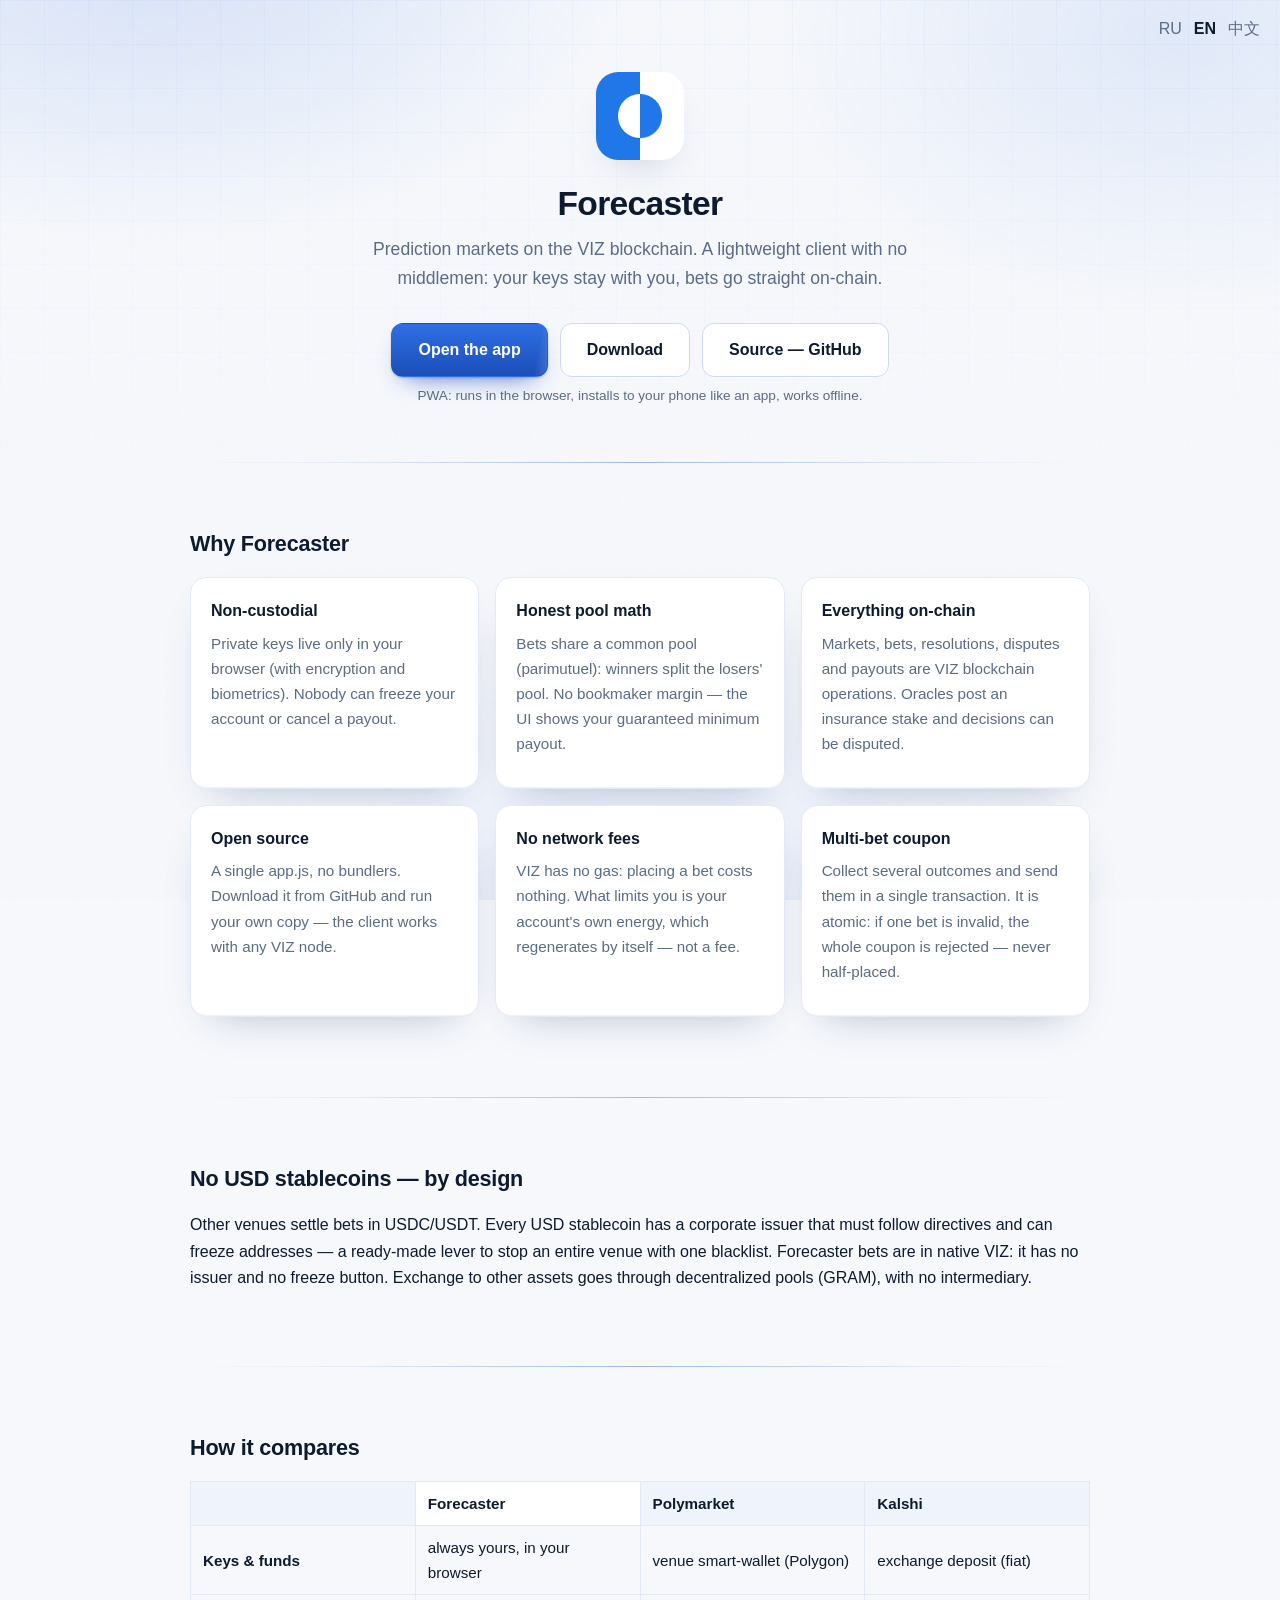
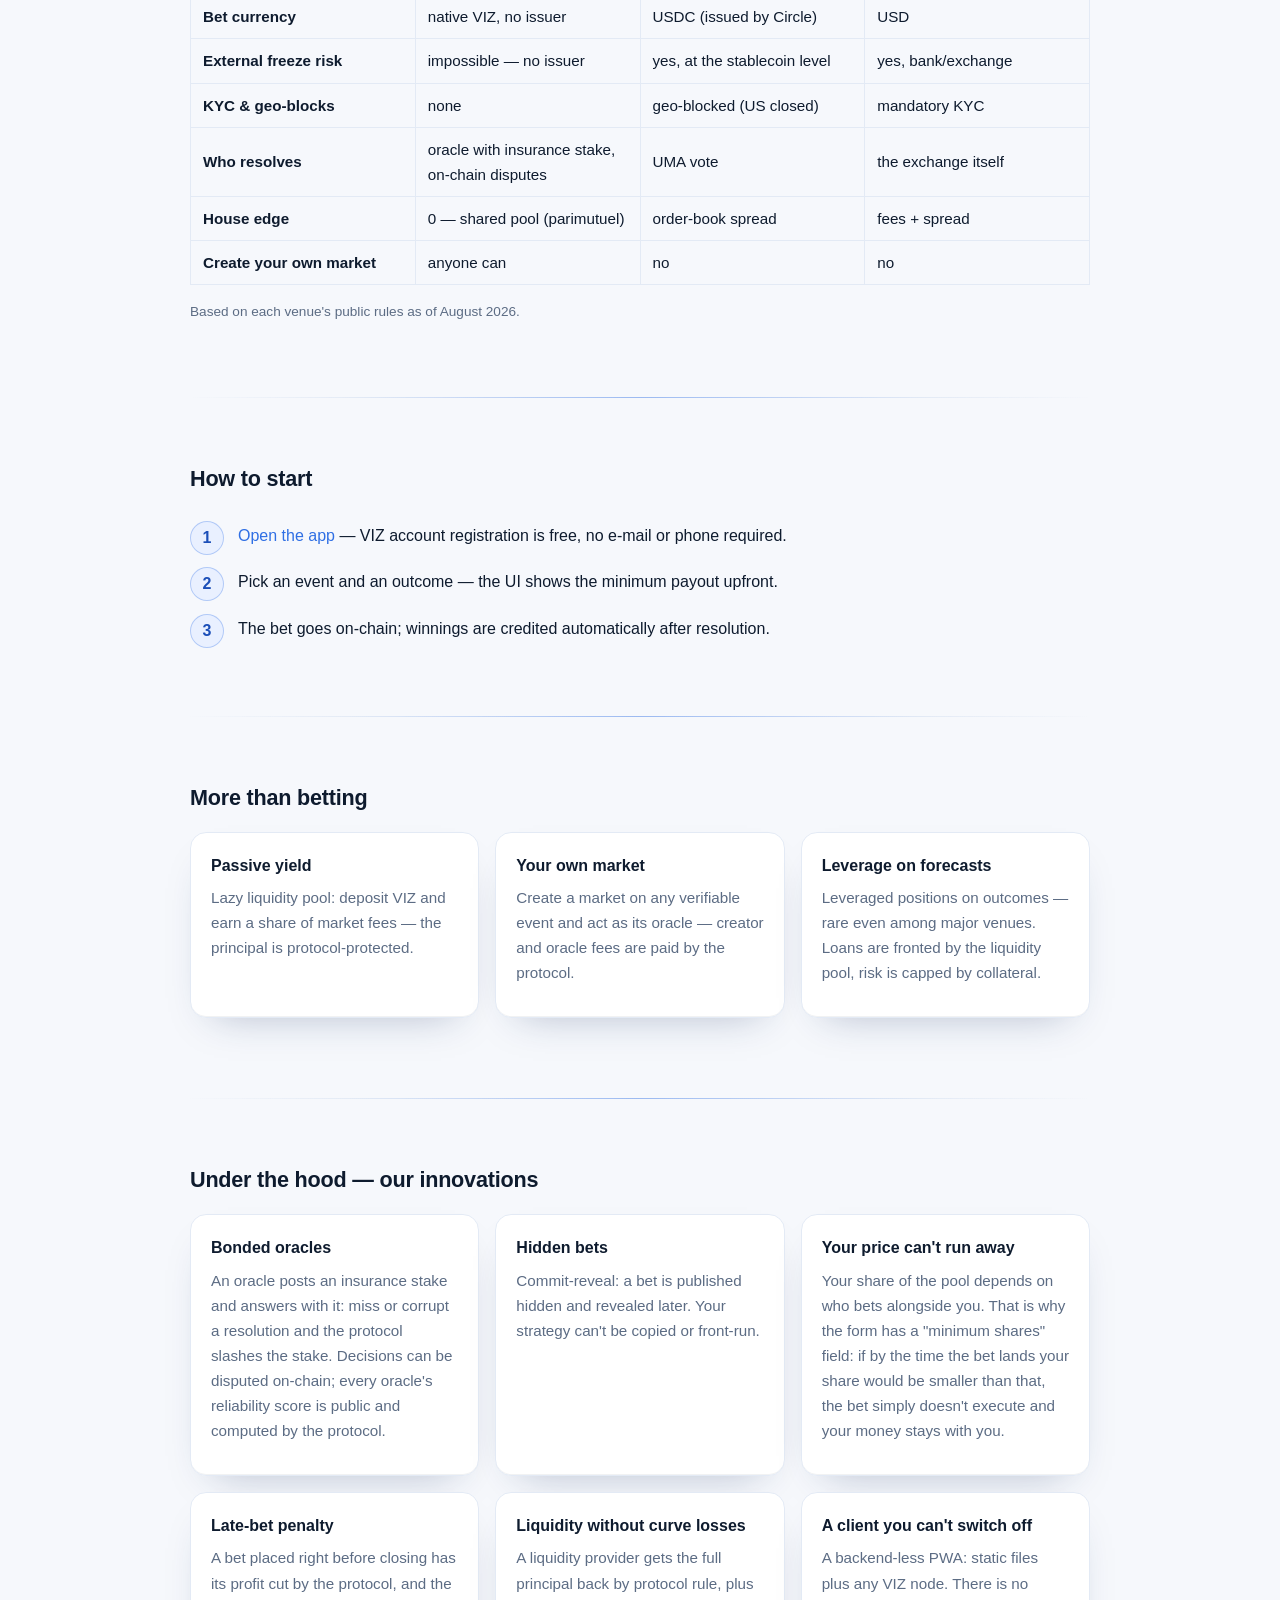
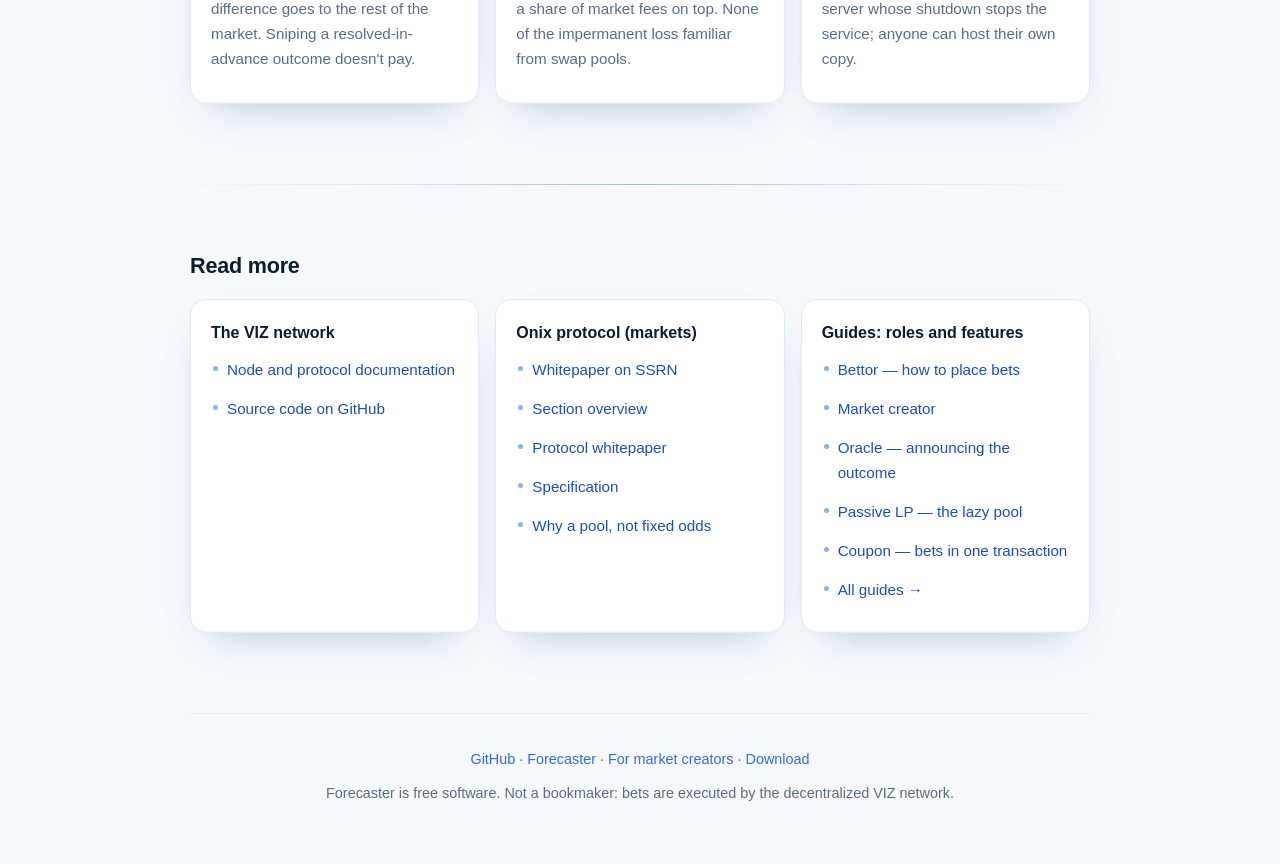
<file: index.html>
<!doctype html>
<html lang="en" data-title-en="Forecaster — prediction markets on VIZ" data-title-zh="Forecaster — VIZ 预测市场">
<head>
<meta charset="utf-8">
<meta name="viewport" content="width=device-width, initial-scale=1">
<title>Forecaster — prediction markets on VIZ</title>
<meta name="description" content="Forecaster — a lightweight non-custodial client for prediction markets on the VIZ blockchain. Your keys stay with you. Open source.">
<meta property="og:title" content="Forecaster — prediction markets on VIZ">
<meta property="og:description" content="A lightweight non-custodial client for prediction markets on the VIZ blockchain. Your keys stay with you. Open source.">
<meta property="og:image" content="https://viz-blockchain.github.io/forecaster-landing/logo.png">
<meta property="og:type" content="website">
<meta property="og:url" content="https://forecaster.win/">
<meta name="twitter:card" content="summary">
<meta name="twitter:title" content="Forecaster — prediction markets on VIZ">
<meta name="twitter:description" content="A lightweight non-custodial client for prediction markets on the VIZ blockchain. Your keys stay with you. Open source.">
<meta name="twitter:image" content="https://viz-blockchain.github.io/forecaster-landing/logo.png">
<link rel="icon" href="logo.png">
<link rel="stylesheet" href="app.css">
<script>try{var l=localStorage.getItem('fw_lang')||'en';if(l!=='ru')document.documentElement.setAttribute('data-lang',l);}catch(e){}</script>
</head>
<body>
<div class="grain" aria-hidden="true"></div>
<div class="lang"><a id="l-ru">RU</a><a id="l-en" class="on">EN</a><a id="l-zh">中文</a></div>
<div class="wrap">

<header class="center">
  <img src="logo.png" alt="Forecaster">
  <h1>Forecaster</h1>
  <p class="tag" data-ru>Рынки предсказаний на блокчейне VIZ. Лёгкий клиент без посредников:
    ключи — только у вас, ставки — прямо в цепь.</p>
  <p class="tag" data-en>Prediction markets on the VIZ blockchain. A lightweight client with no
    middlemen: your keys stay with you, bets go straight on-chain.</p>
  <p class="tag" data-zh>VIZ 区块链上的预测市场。无中间人的轻量客户端：
    密钥由您保管，投注直达链上。</p>
  <div class="cta">
    <a class="btn main" href="https://viz-blockchain.github.io/Forecaster-client/"
       data-ru>Открыть приложение</a>
    <a class="btn main" href="https://viz-blockchain.github.io/Forecaster-client/"
       data-en>Open the app</a>
    <a class="btn main" href="https://viz-blockchain.github.io/Forecaster-client/"
       data-zh>打开应用</a>
    <a class="btn ghost" href="download.html" data-ru>Скачать</a>
    <a class="btn ghost" href="download.html" data-en>Download</a>
    <a class="btn ghost" href="download.html" data-zh>下载</a>
    <a class="btn ghost" href="https://github.com/VIZ-Blockchain/Forecaster-client"
       data-ru>Код — GitHub</a>
    <a class="btn ghost" href="https://github.com/VIZ-Blockchain/Forecaster-client"
       data-en>Source — GitHub</a>
    <a class="btn ghost" href="https://github.com/VIZ-Blockchain/Forecaster-client"
       data-zh>源码 — GitHub</a>
  </div>
  <p class="note" data-ru>PWA: открывается в браузере, ставится на телефон как приложение, работает офлайн.</p>
  <p class="note" data-en>PWA: runs in the browser, installs to your phone like an app, works offline.</p>
  <p class="note" data-zh>PWA：在浏览器中运行，可像应用一样安装到手机，支持离线使用。</p>
</header>

<section>
  <h2 data-ru>Почему Forecaster</h2>
  <h2 data-en>Why Forecaster</h2>
  <h2 data-zh>为什么选择 Forecaster</h2>
  <div class="grid">
    <div class="card">
      <b data-ru>Non-custodial</b><b data-en>Non-custodial</b><b data-zh>非托管</b>
      <p data-ru>Приватные ключи хранятся только в вашем браузере (с шифрованием и биометрией).
        Никто не может заморозить аккаунт или отменить выплату.</p>
      <p data-en>Private keys live only in your browser (with encryption and biometrics).
        Nobody can freeze your account or cancel a payout.</p>
      <p data-zh>私钥仅保存在您的浏览器中（支持加密和生物识别）。
        任何人都无法冻结您的账户或取消支付。</p>
    </div>
    <div class="card">
      <b data-ru>Честная математика пула</b><b data-en>Honest pool math</b><b data-zh>公正的奖池算法</b>
      <p data-ru>Ставки собираются в общий пул (parimutuel): выигравшие делят пул проигравших.
        Нет маржи букмекера — интерфейс показывает гарантированный минимум выплаты.</p>
      <p data-en>Bets share a common pool (parimutuel): winners split the losers' pool.
        No bookmaker margin — the UI shows your guaranteed minimum payout.</p>
      <p data-zh>投注汇入公共奖池（parimutuel）：赢家瓜分输家的奖池。
        没有庄家抽成——界面会显示保证的最低赔付。</p>
    </div>
    <div class="card">
      <b data-ru>Всё on-chain</b><b data-en>Everything on-chain</b><b data-zh>全链上运行</b>
      <p data-ru>Рынки, ставки, резолвы, споры и выплаты — операции блокчейна VIZ.
        Оракулы отвечают страховым депозитом, решения можно оспорить.</p>
      <p data-en>Markets, bets, resolutions, disputes and payouts are VIZ blockchain operations.
        Oracles post an insurance stake and decisions can be disputed.</p>
      <p data-zh>市场、投注、结算、争议和赔付均为 VIZ 区块链操作。
        预言机以保险押金担保，裁决可被质疑。</p>
    </div>
    <div class="card">
      <b data-ru>Открытый код</b><b data-en>Open source</b><b data-zh>开源代码</b>
      <p data-ru>Один app.js без сборщиков. Скачайте с GitHub и запустите свою копию —
        клиент работает с любой нодой VIZ.</p>
      <p data-en>A single app.js, no bundlers. Download it from GitHub and run your own copy —
        the client works with any VIZ node.</p>
      <p data-zh>仅一个 app.js，无需构建工具。从 GitHub 下载并运行您自己的副本——
        客户端可连接任何 VIZ 节点。</p>
    </div>
    <div class="card">
      <b data-ru>Ставки без комиссии сети</b><b data-en>No network fees</b><b data-zh>无网络手续费</b>
      <p data-ru>В VIZ нет газа: за отправку ставки не списывают ни копейки. Ограничение —
        не деньги, а личная энергия аккаунта, которая восстанавливается сама.</p>
      <p data-en>VIZ has no gas: placing a bet costs nothing. What limits you is your account's
        own energy, which regenerates by itself — not a fee.</p>
      <p data-zh>VIZ 没有 Gas 费：投注不花一分钱。限制您的不是费用，
        而是账户自身能量，它会自动恢复。</p>
    </div>
    <div class="card">
      <b data-ru>Купон из нескольких ставок</b><b data-en>Multi-bet coupon</b><b data-zh>多注联投</b>
      <p data-ru>Соберите несколько исходов и отправьте их одной транзакцией. Она атомарна:
        если хоть одна ставка не проходит, не проходит весь купон — половины не бывает.</p>
      <p data-en>Collect several outcomes and send them in a single transaction. It is atomic:
        if one bet is invalid, the whole coupon is rejected — never half-placed.</p>
      <p data-zh>选择多个结果，一笔交易全部发送。交易是原子性的：
        任何一个投注无效，整个联投都会被拒绝——不会出现半成功的情况。</p>
    </div>
  </div>
</section>

<section>
  <h2 data-ru>Без USD-стейблкоинов — осознанно</h2>
  <h2 data-en>No USD stablecoins — by design</h2>
  <h2 data-zh>不使用美元稳定币——这是刻意的设计</h2>
  <p data-ru>На других площадках ставки идут в USDC/USDT. У любого USD-стейбла есть
    эмитент-компания: она обязана исполнять предписания и умеет замораживать адреса —
    это готовый рычаг, которым можно остановить целую площадку одним списком.
    В Forecaster ставки — в нативном VIZ: у него нет эмитента и нет кнопки заморозки.
    Обмен на другие активы — через децентрализованные пулы (GRAM), без посредников.</p>
  <p data-en>Other venues settle bets in USDC/USDT. Every USD stablecoin has a corporate
    issuer that must follow directives and can freeze addresses — a ready-made lever to
    stop an entire venue with one blacklist. Forecaster bets are in native VIZ: it has
    no issuer and no freeze button. Exchange to other assets goes through decentralized
    pools (GRAM), with no intermediary.</p>
  <p data-zh>其他平台使用 USDC/USDT 结算。每种美元稳定币都有一个公司发行方：
    它必须服从监管指令，能够冻结地址——一个黑名单就能让整个平台停摆。
    Forecaster 使用原生 VIZ 投注：没有发行方，也没有冻结按钮。
    兑换其他资产通过去中心化池（GRAM）完成，无需中介。</p>
</section>

<section>
  <h2 data-ru>Сравнение с другими площадками</h2>
  <h2 data-en>How it compares</h2>
  <h2 data-zh>与其他平台对比</h2>
  <div class="tbl"><table class="cmp">
    <tr><th></th><th>Forecaster</th><th>Polymarket</th><th>Kalshi</th></tr>
    <tr>
      <td data-ru>Ключи и средства</td><td data-en>Keys &amp; funds</td><td data-zh>密钥与资金</td>
      <td class="y" data-ru>всегда у вас, в браузере</td><td class="y" data-en>always yours, in your browser</td><td class="y" data-zh>始终在您手中，在浏览器里</td>
      <td data-ru>смарт-кошелёк площадки (Polygon)</td><td data-en>venue smart-wallet (Polygon)</td><td data-zh>平台智能钱包（Polygon）</td>
      <td data-ru>депозит на бирже (фиат)</td><td data-en>exchange deposit (fiat)</td><td data-zh>交易所存款（法币）</td>
    </tr>
    <tr>
      <td data-ru>Валюта ставок</td><td data-en>Bet currency</td><td data-zh>投注货币</td>
      <td class="y" data-ru>нативный VIZ, без эмитента</td><td class="y" data-en>native VIZ, no issuer</td><td class="y" data-zh>原生 VIZ，无发行方</td>
      <td data-ru>USDC (эмитент — Circle)</td><td data-en>USDC (issued by Circle)</td><td data-zh>USDC（Circle 发行）</td>
      <td data-ru>USD</td><td data-en>USD</td><td data-zh>USD</td>
    </tr>
    <tr>
      <td data-ru>Заморозка средств извне</td><td data-en>External freeze risk</td><td data-zh>外部冻结风险</td>
      <td class="y" data-ru>невозможна — эмитента нет</td><td class="y" data-en>impossible — no issuer</td><td class="y" data-zh>不可能——没有发行方</td>
      <td class="n" data-ru>да, на уровне стейбла</td><td class="n" data-en>yes, at the stablecoin level</td><td class="n" data-zh>有，在稳定币层面</td>
      <td class="n" data-ru>да, банк/биржа</td><td class="n" data-en>yes, bank/exchange</td><td class="n" data-zh>有，银行/交易所</td>
    </tr>
    <tr>
      <td data-ru>KYC и гео-блоки</td><td data-en>KYC &amp; geo-blocks</td><td data-zh>KYC 与地区限制</td>
      <td class="y" data-ru>нет</td><td class="y" data-en>none</td><td class="y" data-zh>无</td>
      <td data-ru>гео-блоки (США закрыты)</td><td data-en>geo-blocked (US closed)</td><td data-zh>地区封锁（美国受限）</td>
      <td data-ru>обязательный KYC</td><td data-en>mandatory KYC</td><td data-zh>强制 KYC</td>
    </tr>
    <tr>
      <td data-ru>Кто решает исход</td><td data-en>Who resolves</td><td data-zh>谁裁定结果</td>
      <td data-ru>оракул со страховым залогом, споры on-chain</td><td data-en>oracle with insurance stake, on-chain disputes</td><td data-zh>带保险押金的预言机，链上争议</td>
      <td data-ru>голосование UMA</td><td data-en>UMA vote</td><td data-zh>UMA 投票</td>
      <td data-ru>сама биржа</td><td data-en>the exchange itself</td><td data-zh>交易所自身</td>
    </tr>
    <tr>
      <td data-ru>Маржа площадки</td><td data-en>House edge</td><td data-zh>平台抽成</td>
      <td class="y" data-ru>0 — общий пул (parimutuel)</td><td class="y" data-en>0 — shared pool (parimutuel)</td><td class="y" data-zh>0——公共奖池（parimutuel）</td>
      <td data-ru>спред книги заявок</td><td data-en>order-book spread</td><td data-zh>订单簿价差</td>
      <td data-ru>комиссии + спред</td><td data-en>fees + spread</td><td data-zh>手续费 + 价差</td>
    </tr>
    <tr>
      <td data-ru>Создать свой рынок</td><td data-en>Create your own market</td><td data-zh>创建自己的市场</td>
      <td class="y" data-ru>может любой</td><td class="y" data-en>anyone can</td><td class="y" data-zh>任何人都可以</td>
      <td data-ru>нет</td><td data-en>no</td><td data-zh>不可以</td>
      <td data-ru>нет</td><td data-en>no</td><td data-zh>不可以</td>
    </tr>
  </table></div>
  <p class="note" data-ru>Сравнение по публичным правилам площадок на август 2026.</p>
  <p class="note" data-en>Based on each venue's public rules as of August 2026.</p>
  <p class="note" data-zh>基于各平台 2026 年 8 月的公开规则。</p>
</section>

<section>
  <h2 data-ru>Как начать</h2>
  <h2 data-en>How to start</h2>
  <h2 data-zh>如何开始</h2>
  <ol class="steps">
    <li data-ru><a href="https://viz-blockchain.github.io/Forecaster-client/">Откройте приложение</a> —
      регистрация аккаунта VIZ бесплатна и не требует почты и телефона.</li>
    <li data-en><a href="https://viz-blockchain.github.io/Forecaster-client/">Open the app</a> —
      VIZ account registration is free, no e-mail or phone required.</li>
    <li data-zh><a href="https://viz-blockchain.github.io/Forecaster-client/">打开应用</a>——
      VIZ 账户注册免费，无需邮箱或手机号。</li>
    <li data-ru>Выберите событие и исход — интерфейс сразу покажет минимальную выплату.</li>
    <li data-en>Pick an event and an outcome — the UI shows the minimum payout upfront.</li>
    <li data-zh>选择事件和结果——界面会直接显示最低赔付。</li>
    <li data-ru>Ставка уходит в блокчейн; выигрыш начисляется автоматически после резолва.</li>
    <li data-en>The bet goes on-chain; winnings are credited automatically after resolution.</li>
    <li data-zh>投注上链；结算后奖金自动到账。</li>
  </ol>
</section>

<section>
  <h2 data-ru>Не только ставки</h2>
  <h2 data-en>More than betting</h2>
  <h2 data-zh>不仅仅是投注</h2>
  <div class="grid">
    <div class="card">
      <b data-ru>Пассивный доход</b><b data-en>Passive yield</b><b data-zh>被动收益</b>
      <p data-ru>Ленивый пул ликвидности: внесите VIZ и получайте долю комиссий рынков —
        принципал защищён протоколом.</p>
      <p data-en>Lazy liquidity pool: deposit VIZ and earn a share of market fees —
        the principal is protocol-protected.</p>
      <p data-zh>惰性流动性池：存入 VIZ 即可获得市场手续费分成——
        本金受协议保护。</p>
    </div>
    <div class="card">
      <b data-ru>Свой рынок</b><b data-en>Your own market</b><b data-zh>创建自己的市场</b>
      <p data-ru>Создайте рынок на любое проверяемое событие и станьте оракулом —
        комиссия создателя и оракула платится протоколом.</p>
      <p data-en>Create a market on any verifiable event and act as its oracle —
        creator and oracle fees are paid by the protocol.</p>
      <p data-zh>为任何可验证的事件创建市场并成为预言机——
        创建者和预言机手续费由协议支付。</p>
    </div>
    <div class="card">
      <b data-ru>Плечо на прогнозы</b><b data-en>Leverage on forecasts</b><b data-zh>预测杠杆</b>
      <p data-ru>Кредитное плечо на исход — редкость даже среди крупных площадок.
        Заём фронтит пул ликвидности, риски ограничены залогом.</p>
      <p data-en>Leveraged positions on outcomes — rare even among major venues.
        Loans are fronted by the liquidity pool, risk is capped by collateral.</p>
      <p data-zh>结果杠杆——即使在大型平台中也属罕见。
        贷款由流动性池提供，风险以抵押品为限。</p>
    </div>
  </div>
</section>

<section>
  <h2 data-ru>Под капотом — наши ноу-хау</h2>
  <h2 data-en>Under the hood — our innovations</h2>
  <h2 data-zh>核心技术——我们的创新</h2>
  <div class="grid">
    <div class="card">
      <b data-ru>Оракулы под залогом</b><b data-en>Bonded oracles</b><b data-zh>押金预言机</b>
      <p data-ru>Оракул вносит страховой депозит и отвечает им: пропустил или испортил
        резолв — протокол срезает залог. Решение можно оспорить on-chain, рейтинг
        надёжности каждого оракула публичен и считается протоколом.</p>
      <p data-en>An oracle posts an insurance stake and answers with it: miss or corrupt a
        resolution and the protocol slashes the stake. Decisions can be disputed on-chain;
        every oracle's reliability score is public and computed by the protocol.</p>
      <p data-zh>预言机缴纳保险押金并以其担保：遗漏或篡改结算，
        协议将扣除押金。裁决可在链上质疑，
        每个预言机的可靠性评分由协议公开计算。</p>
    </div>
    <div class="card">
      <b data-ru>Скрытые ставки</b><b data-en>Hidden bets</b><b data-zh>隐藏投注</b>
      <p data-ru>Commit-reveal: ставка публикуется скрытой и раскрывается позже.
        Вашу стратегию не скопируют и не отфронтрантят.</p>
      <p data-en>Commit-reveal: a bet is published hidden and revealed later.
        Your strategy can't be copied or front-run.</p>
      <p data-zh>Commit-reveal：投注先隐藏发布，稍后揭示。
        您的策略不会被复制或抢跑。</p>
    </div>
    <div class="card">
      <b data-ru>Цена не убежит</b><b data-en>Your price can't run away</b><b data-zh>价格不会滑走</b>
      <p data-ru>Ваша доля в пуле зависит от того, кто поставил рядом с вами. Поэтому в форме
        есть строка «минимум долей»: если к моменту записи в блок доля окажется меньше
        указанной, ставка просто не исполнится и деньги останутся у вас.</p>
      <p data-en>Your share of the pool depends on who bets alongside you. That is why the form
        has a "minimum shares" field: if by the time the bet lands your share would be smaller
        than that, the bet simply doesn't execute and your money stays with you.</p>
      <p data-zh>您在奖池中的份额取决于谁与您一起投注。因此表单中
        有"最低份额"字段：如果投注入账时您的份额低于
        设定值，投注不会执行，资金原封不动退回。</p>
    </div>
    <div class="card">
      <b data-ru>Штраф за ставку в последний момент</b><b data-en>Late-bet penalty</b><b data-zh>压哨投注罚款</b>
      <p data-ru>Ставку, сделанную у самого закрытия, протокол урезает в прибыли — и отдаёт
        разницу остальным участникам рынка. Успеть «на готовое» по чужой новости не выйдет.</p>
      <p data-en>A bet placed right before closing has its profit cut by the protocol, and the
        difference goes to the rest of the market. Sniping a resolved-in-advance outcome doesn't pay.</p>
      <p data-zh>临近截止的投注，协议会削减其利润——
        差额分配给市场其他参与者。利用提前得知的结果狙击获利行不通。</p>
    </div>
    <div class="card">
      <b data-ru>Ликвидность без потерь на курсе</b><b data-en>Liquidity without curve losses</b><b data-zh>无曲线损失的流动性</b>
      <p data-ru>Поставщик ликвидности получает свой вклад назад по протоколу целиком, а сверху —
        долю комиссий рынка. Здесь нет непостоянных потерь, знакомых по обменным пулам.</p>
      <p data-en>A liquidity provider gets the full principal back by protocol rule, plus a share
        of market fees on top. None of the impermanent loss familiar from swap pools.</p>
      <p data-zh>流动性提供者按协议规则获得全额本金返还，
        另外还有市场手续费分成。没有交换池中常见的无常损失。</p>
    </div>
    <div class="card">
      <b data-ru>Клиент, который не выключить</b><b data-en>A client you can't switch off</b><b data-zh>无法关闭的客户端</b>
      <p data-ru>PWA без бэкенда: статические файлы + любой узел сети VIZ. Нет сервера,
        отключение которого останавливает сервис; свою копию может поднять каждый.</p>
      <p data-en>A backend-less PWA: static files plus any VIZ node. There is no server
        whose shutdown stops the service; anyone can host their own copy.</p>
      <p data-zh>无后端的 PWA：静态文件加任意 VIZ 节点。
        没有关停即停服的服务器；任何人都可以部署自己的副本。</p>
    </div>
  </div>
</section>

<section>
  <h2 data-ru>Почитать</h2>
  <h2 data-en>Read more</h2>
  <h2 data-zh>延伸阅读</h2>
  <div class="grid">
    <div class="card">
      <b data-ru>Сеть VIZ</b><b data-en>The VIZ network</b><b data-zh>VIZ 网络</b>
      <ul class="links" data-ru>
        <li><a href="https://viz-blockchain.github.io/viz-cpp-node/ru/">Документация ноды и протокола</a></li>
        <li><a href="https://github.com/VIZ-Blockchain">Исходный код на GitHub</a></li>
      </ul>
      <ul class="links" data-en>
        <li><a href="https://viz-blockchain.github.io/viz-cpp-node/">Node and protocol documentation</a></li>
        <li><a href="https://github.com/VIZ-Blockchain">Source code on GitHub</a></li>
      </ul>
      <ul class="links" data-zh>
        <li><a href="https://viz-blockchain.github.io/viz-cpp-node/">节点与协议文档</a></li>
        <li><a href="https://github.com/VIZ-Blockchain">GitHub 源代码</a></li>
      </ul>
    </div>
    <div class="card">
      <b data-ru>Протокол Onix (рынки)</b><b data-en>Onix protocol (markets)</b><b data-zh>Onix 协议（市场）</b>
      <ul class="links" data-ru>
        <li><a href="https://ssrn.com/abstract=6978138">Whitepaper на SSRN</a></li>
        <li><a href="https://viz-blockchain.github.io/viz-cpp-node/ru/prediction-markets/">Обзор раздела</a></li>
        <li><a href="https://viz-blockchain.github.io/viz-cpp-node/ru/prediction-markets/whitepaper">Whitepaper протокола</a></li>
        <li><a href="https://viz-blockchain.github.io/viz-cpp-node/ru/prediction-markets/specification">Спецификация</a></li>
        <li><a href="https://viz-blockchain.github.io/viz-cpp-node/ru/prediction-markets/guides/why-pool-not-odds">Почему пул, а не коэффициенты</a></li>
      </ul>
      <ul class="links" data-en>
        <li><a href="https://ssrn.com/abstract=6978138">Whitepaper on SSRN</a></li>
        <li><a href="https://viz-blockchain.github.io/viz-cpp-node/prediction-markets/">Section overview</a></li>
        <li><a href="https://viz-blockchain.github.io/viz-cpp-node/prediction-markets/whitepaper">Protocol whitepaper</a></li>
        <li><a href="https://viz-blockchain.github.io/viz-cpp-node/prediction-markets/specification">Specification</a></li>
        <li><a href="https://viz-blockchain.github.io/viz-cpp-node/prediction-markets/guides/why-pool-not-odds">Why a pool, not fixed odds</a></li>
      </ul>
      <ul class="links" data-zh>
        <li><a href="https://ssrn.com/abstract=6978138">SSRN 白皮书</a></li>
        <li><a href="https://viz-blockchain.github.io/viz-cpp-node/prediction-markets/">章节概览</a></li>
        <li><a href="https://viz-blockchain.github.io/viz-cpp-node/prediction-markets/whitepaper">协议白皮书</a></li>
        <li><a href="https://viz-blockchain.github.io/viz-cpp-node/prediction-markets/specification">规范</a></li>
        <li><a href="https://viz-blockchain.github.io/viz-cpp-node/prediction-markets/guides/why-pool-not-odds">为什么是奖池而非固定赔率</a></li>
      </ul>
    </div>
    <div class="card">
      <b data-ru>Гайды: роли и возможности</b><b data-en>Guides: roles and features</b><b data-zh>指南：角色与功能</b>
      <ul class="links" data-ru>
        <li><a href="https://viz-blockchain.github.io/viz-cpp-node/ru/prediction-markets/guides/bettor">Беттер — как делать ставки</a></li>
        <li><a href="https://viz-blockchain.github.io/viz-cpp-node/ru/prediction-markets/guides/market-creator">Создатель рынка</a></li>
        <li><a href="https://viz-blockchain.github.io/viz-cpp-node/ru/prediction-markets/guides/oracle">Оракул — объявить исход</a></li>
        <li><a href="https://viz-blockchain.github.io/viz-cpp-node/ru/prediction-markets/guides/passive-lp">Пассивный LP — ленивый пул</a></li>
        <li><a href="https://viz-blockchain.github.io/viz-cpp-node/ru/prediction-markets/guides/coupon">Купон — ставки одной транзакцией</a></li>
        <li><a href="https://viz-blockchain.github.io/viz-cpp-node/ru/prediction-markets/guides/">Все гайды →</a></li>
      </ul>
      <ul class="links" data-en>
        <li><a href="https://viz-blockchain.github.io/viz-cpp-node/prediction-markets/guides/bettor">Bettor — how to place bets</a></li>
        <li><a href="https://viz-blockchain.github.io/viz-cpp-node/prediction-markets/guides/market-creator">Market creator</a></li>
        <li><a href="https://viz-blockchain.github.io/viz-cpp-node/prediction-markets/guides/oracle">Oracle — announcing the outcome</a></li>
        <li><a href="https://viz-blockchain.github.io/viz-cpp-node/prediction-markets/guides/passive-lp">Passive LP — the lazy pool</a></li>
        <li><a href="https://viz-blockchain.github.io/viz-cpp-node/prediction-markets/guides/coupon">Coupon — bets in one transaction</a></li>
        <li><a href="https://viz-blockchain.github.io/viz-cpp-node/prediction-markets/guides/">All guides →</a></li>
      </ul>
      <ul class="links" data-zh>
        <li><a href="https://viz-blockchain.github.io/viz-cpp-node/prediction-markets/guides/bettor">投注者——如何下注</a></li>
        <li><a href="https://viz-blockchain.github.io/viz-cpp-node/prediction-markets/guides/market-creator">市场创建者</a></li>
        <li><a href="https://viz-blockchain.github.io/viz-cpp-node/prediction-markets/guides/oracle">预言机——宣布结果</a></li>
        <li><a href="https://viz-blockchain.github.io/viz-cpp-node/prediction-markets/guides/passive-lp">被动 LP——惰性池</a></li>
        <li><a href="https://viz-blockchain.github.io/viz-cpp-node/prediction-markets/guides/coupon">联投——一笔交易多注投注</a></li>
        <li><a href="https://viz-blockchain.github.io/viz-cpp-node/prediction-markets/guides/">所有指南 →</a></li>
      </ul>
    </div>
  </div>
</section>

<footer>
  <p>
    <a href="https://github.com/VIZ-Blockchain/Forecaster-client">GitHub</a> ·
    <a href="https://viz-blockchain.github.io/Forecaster-client/">Forecaster</a> ·
    <a href="creators.html" data-ru>Создателям рынков</a><a href="creators.html" data-en>For market creators</a><a href="creators.html" data-zh>市场创建者</a> ·
    <a href="download.html" data-ru>Скачать</a><a href="download.html" data-en>Download</a><a href="download.html" data-zh>下载</a>
  </p>
  <p data-ru>Forecaster — свободный софт. Не является букмекером: ставки исполняет
    децентрализованная сеть VIZ.</p>
  <p data-en>Forecaster is free software. Not a bookmaker: bets are executed by the
    decentralized VIZ network.</p>
  <p data-zh>Forecaster 是自由软件。不是博彩公司：投注由去中心化的
    VIZ 网络执行。</p>
</footer>

</div>
<script src="app.js" defer></script>
</body>
</html>
</file>
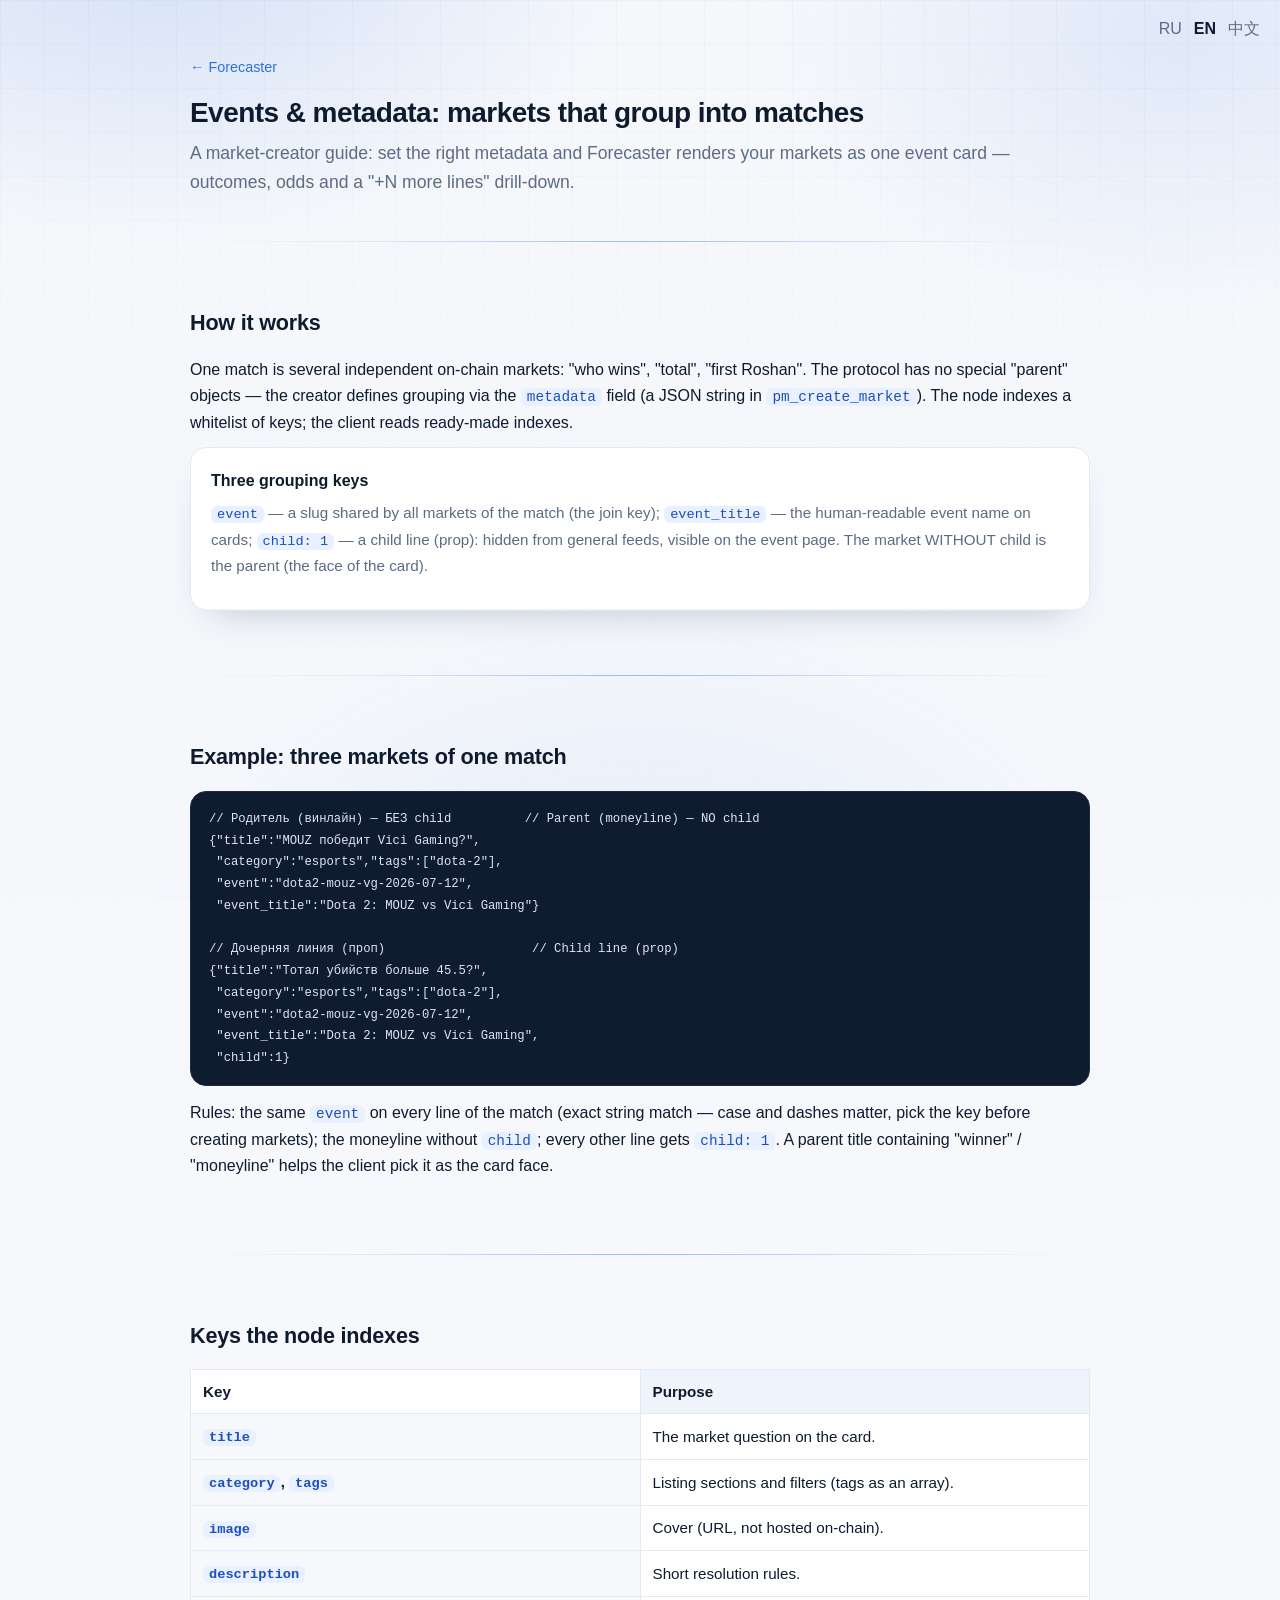
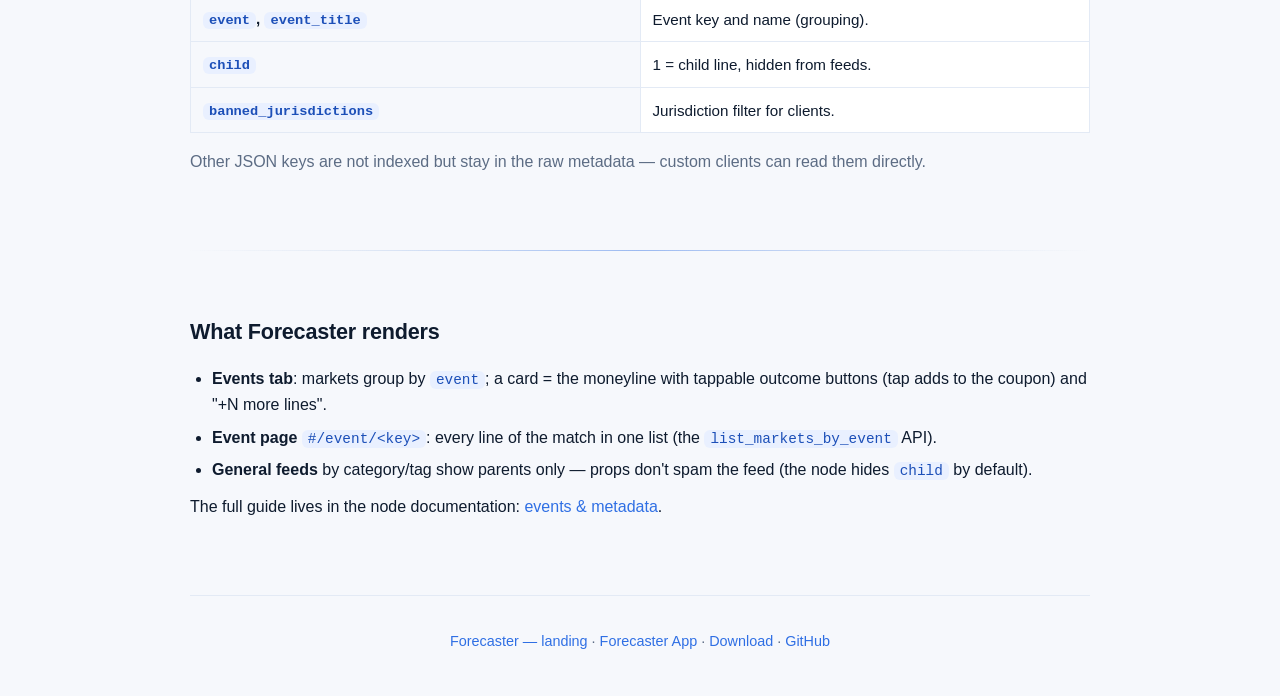
<file: creators.html>
<!doctype html>
<html lang="en" data-title-en="Forecaster — for market creators" data-title-zh="Forecaster — 市场创建者指南">
<head>
<meta charset="utf-8">
<meta name="viewport" content="width=device-width, initial-scale=1">
<title>Forecaster — события и метаданные для создателей рынков</title>
<meta name="description" content="Как Forecaster собирает рынки в карточки событий: ключи метаданных event, event_title, child; родительский рынок и дочерние линии; что индексирует нода VIZ.">
<link rel="icon" href="logo.png">
<link rel="stylesheet" href="app.css">
<script>try{var l=localStorage.getItem('fw_lang')||'en';if(l!=='ru')document.documentElement.setAttribute('data-lang',l);}catch(e){}</script>
</head>
<body>
<div class="grain" aria-hidden="true"></div>
<div class="lang"><a id="l-ru">RU</a><a id="l-en" class="on">EN</a><a id="l-zh">中文</a></div>
<div class="wrap">

<header>
  <p class="back"><a href="./" data-ru>← Forecaster</a><a href="./" data-en>← Forecaster</a><a href="./" data-zh>← Forecaster</a></p>
  <h1 class="small" data-ru>События и метаданные: рынки, которые собираются в матчи</h1>
  <h1 class="small" data-en>Events &amp; metadata: markets that group into matches</h1>
  <h1 class="small" data-zh>事件与元数据：将市场组合成赛事</h1>
  <p class="tag" data-ru>Гайд для создателей рынков: как проставить метаданные, чтобы Forecaster
    показал ваши рынки одной карточкой события — с исходами, коэффициентами и «ещё N линий».</p>
  <p class="tag" data-en>A market-creator guide: set the right metadata and Forecaster renders your
    markets as one event card — outcomes, odds and a "+N more lines" drill-down.</p>
  <p class="tag" data-zh>市场创建者指南：设置正确的元数据，Forecaster 就会将您的市场
    渲染为一张赛事卡片——包含结果、赔率和"+N 条更多盘口"的下钻。</p>
</header>

<section>
  <h2 data-ru>Как это работает</h2>
  <h2 data-en>How it works</h2>
  <h2 data-zh>工作原理</h2>
  <p data-ru>Один матч — это несколько независимых on-chain рынков: «кто победит», «тотал», «первый
    Рошан». Специальных «родительских» объектов в протоколе нет — группировку задаёт создатель
    через поле <code>metadata</code> (JSON-строка в операции <code>pm_create_market</code>). Нода
    индексирует белый список ключей; клиент читает готовые индексы.</p>
  <p data-en>One match is several independent on-chain markets: "who wins", "total", "first
    Roshan". The protocol has no special "parent" objects — the creator defines grouping via the
    <code>metadata</code> field (a JSON string in <code>pm_create_market</code>). The node indexes
    a whitelist of keys; the client reads ready-made indexes.</p>
  <p data-zh>一场比赛由多个独立的链上市场组成："谁获胜"、"总分"、"第一个罗shan"。
    协议没有特殊的"父级"对象——创建者通过 <code>metadata</code> 字段
    （<code>pm_create_market</code> 操作中的 JSON 字符串）定义分组。
    节点索引白名单中的键；客户端读取现成的索引。</p>
  <div class="card">
    <b data-ru>Три ключа склейки</b><b data-en>Three grouping keys</b><b data-zh>三个分组键</b>
    <p data-ru><code>event</code> — общий slug матча у всех его рынков (ключ склейки);
      <code>event_title</code> — человекочитаемое имя события на карточках;
      <code>child: 1</code> — дочерняя линия (проп): скрыта из общих лент, видна на странице события.
      Рынок БЕЗ child — родительский (лицо карточки).</p>
    <p data-en><code>event</code> — a slug shared by all markets of the match (the join key);
      <code>event_title</code> — the human-readable event name on cards;
      <code>child: 1</code> — a child line (prop): hidden from general feeds, visible on the event
      page. The market WITHOUT child is the parent (the face of the card).</p>
    <p data-zh><code>event</code> — 比赛所有市场共用的 slug（连接键）；
      <code>event_title</code> — 卡片上可读的事件名称；
      <code>child: 1</code> — 子盘口（prop）：在常规信息流中隐藏，在赛事页面上可见。
      没有 child 的市场是父级（卡片的正面）。</p>
  </div>
</section>

<section>
  <h2 data-ru>Пример: три рынка одного матча</h2>
  <h2 data-en>Example: three markets of one match</h2>
  <h2 data-zh>示例：一场比赛的三个市场</h2>
<pre><code>// Родитель (винлайн) — БЕЗ child          // Parent (moneyline) — NO child
{"title":"MOUZ победит Vici Gaming?",
 "category":"esports","tags":["dota-2"],
 "event":"dota2-mouz-vg-2026-07-12",
 "event_title":"Dota 2: MOUZ vs Vici Gaming"}

// Дочерняя линия (проп)                    // Child line (prop)
{"title":"Тотал убийств больше 45.5?",
 "category":"esports","tags":["dota-2"],
 "event":"dota2-mouz-vg-2026-07-12",
 "event_title":"Dota 2: MOUZ vs Vici Gaming",
 "child":1}</code></pre>
  <p data-ru>Правила: одинаковый <code>event</code> у всех линий матча (точное совпадение строки —
    регистр и дефисы важны, ключ выбирайте до создания); винлайн без <code>child</code>; остальным
    линиям <code>child: 1</code>. Заголовок родителя со словом «победит» / «winner» / «moneyline»
    помогает клиенту выбрать его лицом карточки.</p>
  <p data-en>Rules: the same <code>event</code> on every line of the match (exact string match —
    case and dashes matter, pick the key before creating markets); the moneyline without
    <code>child</code>; every other line gets <code>child: 1</code>. A parent title containing
    "winner" / "moneyline" helps the client pick it as the card face.</p>
  <p data-zh>规则：比赛每条盘口使用相同的 <code>event</code>（精确字符串匹配——
    大小写和连字符很重要，请在创建前确定键）；胜负盘不加 <code>child</code>；
    其他盘口加 <code>child: 1</code>。父级标题包含 "winner" / "moneyline"
    有助于客户端将其选为卡片正面。</p>
</section>

<section>
  <h2 data-ru>Ключи, которые индексирует нода</h2>
  <h2 data-en>Keys the node indexes</h2>
  <h2 data-zh>节点索引的键</h2>
  <div class="tbl"><table class="cmp">
    <tr><th data-ru>Ключ</th><th data-en>Key</th><th data-zh>键</th><th data-ru>Зачем</th><th data-en>Purpose</th><th data-zh>用途</th></tr>
    <tr><td><code>title</code></td><td data-ru>Вопрос рынка на карточке.</td><td data-en>The market question on the card.</td><td data-zh>卡片上的市场问题。</td></tr>
    <tr><td><code>category</code>, <code>tags</code></td><td data-ru>Разделы и фильтры листингов (теги — массивом).</td><td data-en>Listing sections and filters (tags as an array).</td><td data-zh>列表分区和筛选（标签为数组）。</td></tr>
    <tr><td><code>image</code></td><td data-ru>Обложка (URL, не хостится on-chain).</td><td data-en>Cover (URL, not hosted on-chain).</td><td data-zh>封面（URL，不在链上托管）。</td></tr>
    <tr><td><code>description</code></td><td data-ru>Краткие правила резолва.</td><td data-en>Short resolution rules.</td><td data-zh>简要结算规则。</td></tr>
    <tr><td><code>event</code>, <code>event_title</code></td><td data-ru>Ключ и имя события (склейка).</td><td data-en>Event key and name (grouping).</td><td data-zh>事件键和名称（分组）。</td></tr>
    <tr><td><code>child</code></td><td data-ru>1 = дочерняя линия, скрыта из лент.</td><td data-en>1 = child line, hidden from feeds.</td><td data-zh>1 = 子盘口，在信息流中隐藏。</td></tr>
    <tr><td><code>banned_jurisdictions</code></td><td data-ru>Юрисдикционный фильтр клиентов.</td><td data-en>Jurisdiction filter for clients.</td><td data-zh>客户端的地区过滤器。</td></tr>
  </table></div>
  <p class="mut" data-ru>Остальные ключи JSON не индексируются, но остаются в сыром metadata —
    свои клиенты могут читать их напрямую.</p>
  <p class="mut" data-en>Other JSON keys are not indexed but stay in the raw metadata — custom
    clients can read them directly.</p>
  <p class="mut" data-zh>其他 JSON 键不会被索引，但保留在原始 metadata 中——
    自定义客户端可以直接读取它们。</p>
</section>

<section>
  <h2 data-ru>Что получается в Forecaster</h2>
  <h2 data-en>What Forecaster renders</h2>
  <h2 data-zh>Forecaster 中的呈现效果</h2>
  <ul>
    <li data-ru><b>Таб «События»</b>: рынки группируются по <code>event</code>; карточка = винлайн
      с кнопками исходов (тап — в купон) и «ещё N линий».</li>
    <li data-en><b>Events tab</b>: markets group by <code>event</code>; a card = the moneyline with
      tappable outcome buttons (tap adds to the coupon) and "+N more lines".</li>
    <li data-zh><b>「赛事」标签</b>：市场按 <code>event</code> 分组；卡片 = 胜负盘，
      带有可点击的结果按钮（点击加入联投）和"还有 N 条盘口"。</li>
    <li data-ru><b>Страница события</b> <code>#/event/&lt;ключ&gt;</code>: все линии матча одним
      списком (API <code>list_markets_by_event</code>).</li>
    <li data-en><b>Event page</b> <code>#/event/&lt;key&gt;</code>: every line of the match in one
      list (the <code>list_markets_by_event</code> API).</li>
    <li data-zh><b>赛事页面</b> <code>#/event/&lt;键&gt;</code>：比赛的所有盘口
      以一个列表展示（<code>list_markets_by_event</code> API）。</li>
    <li data-ru><b>Общие ленты</b> по категории/тегу показывают только родителей — пропы не шумят
      (нода прячет <code>child</code> по умолчанию).</li>
    <li data-en><b>General feeds</b> by category/tag show parents only — props don't spam the feed
      (the node hides <code>child</code> by default).</li>
    <li data-zh><b>常规信息流</b>按分类/标签只显示父级——子盘口不会干扰信息流
      （节点默认隐藏 <code>child</code>）。</li>
  </ul>
  <p data-ru>Полная версия гайда — в документации ноды:
    <a href="https://github.com/VIZ-Blockchain/viz-cpp-node/blob/pm/docs/prediction-markets/guides/events-metadata.md">события и метаданные</a>.</p>
  <p data-en>The full guide lives in the node documentation:
    <a href="https://github.com/VIZ-Blockchain/viz-cpp-node/blob/pm/docs/prediction-markets/guides/events-metadata.md">events &amp; metadata</a>.</p>
  <p data-zh>完整指南见节点文档：
    <a href="https://github.com/VIZ-Blockchain/viz-cpp-node/blob/pm/docs/prediction-markets/guides/events-metadata.md">事件与元数据</a>。</p>
</section>

<footer>
  <p>
    <a href="./" data-ru>Forecaster — лендинг</a><a href="./" data-en>Forecaster — landing</a><a href="./" data-zh>Forecaster — 首页</a> ·
    <a href="https://viz-blockchain.github.io/Forecaster-client/">Forecaster App</a> ·
    <a href="download.html" data-ru>Скачать</a><a href="download.html" data-en>Download</a><a href="download.html" data-zh>下载</a> ·
    <a href="https://github.com/VIZ-Blockchain/Forecaster-client">GitHub</a>
  </p>
</footer>

</div>
<script src="app.js" defer></script>
</body>
</html>
</file>
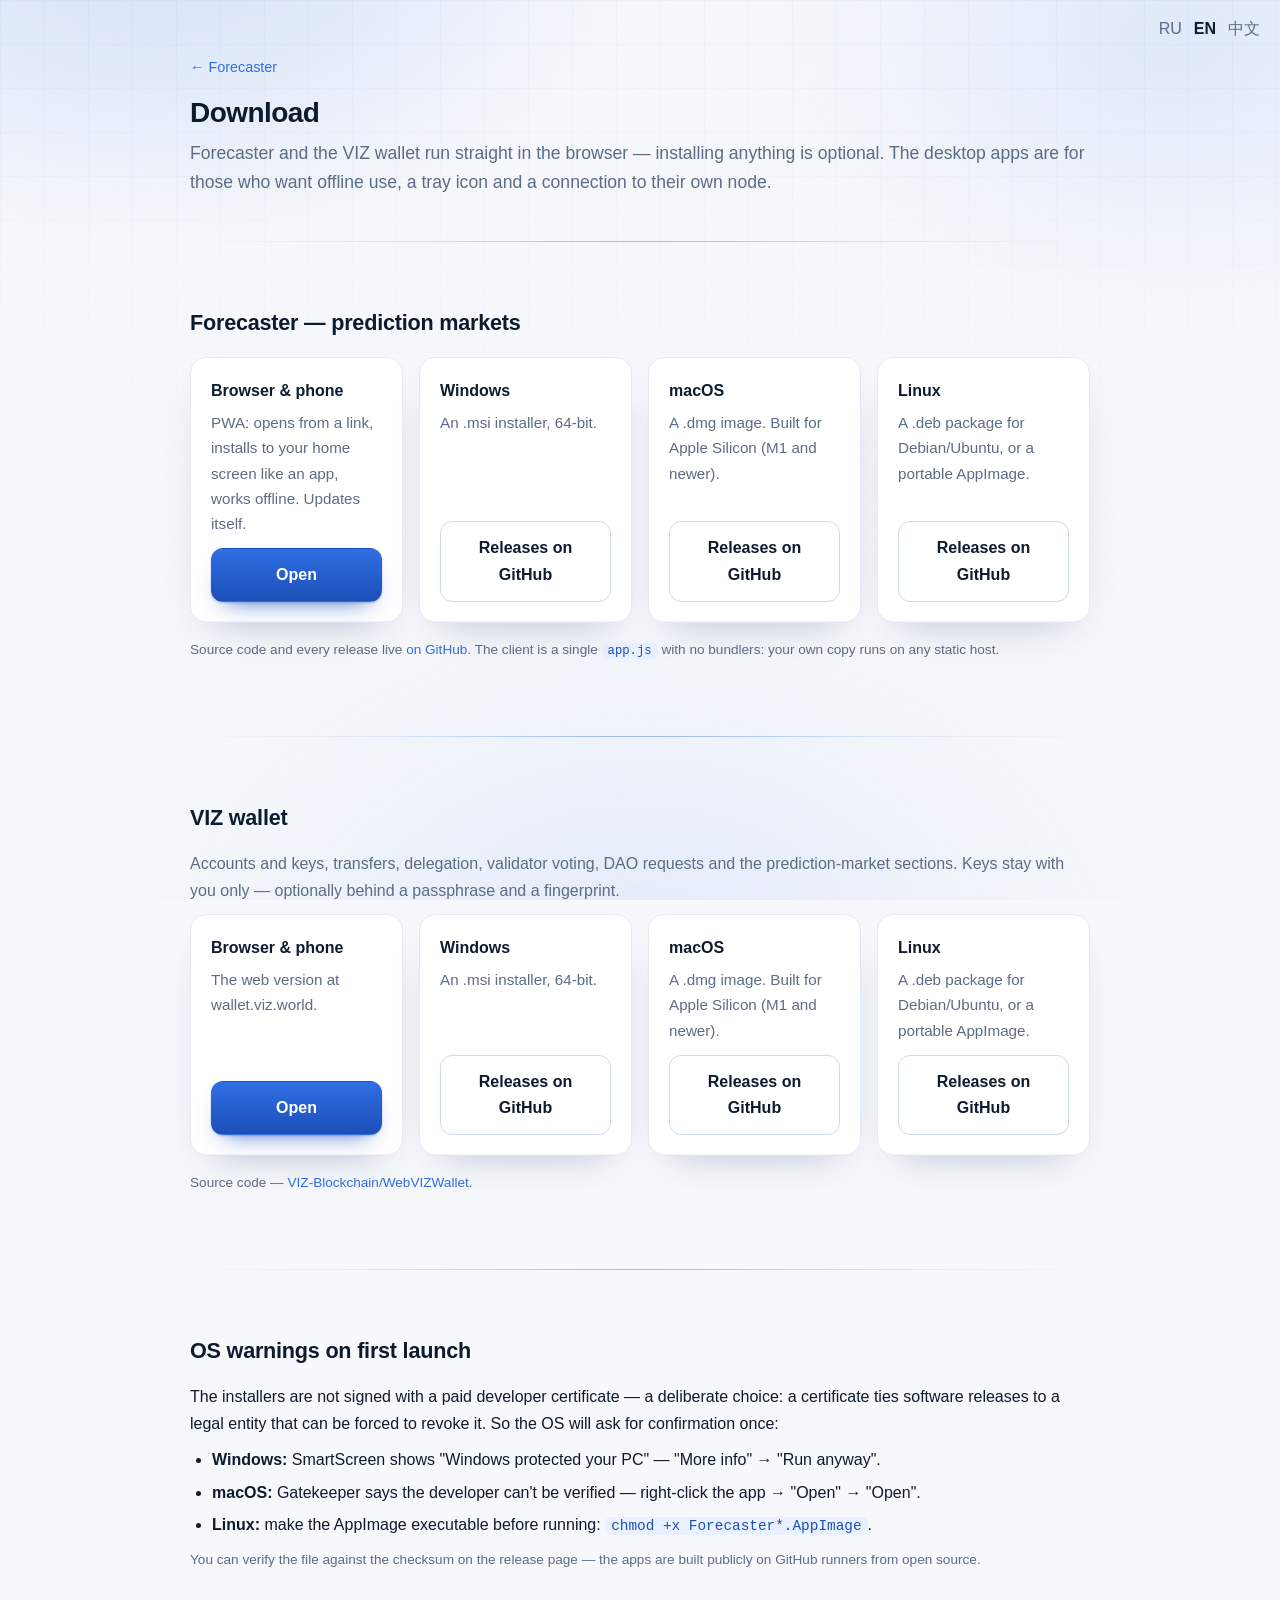
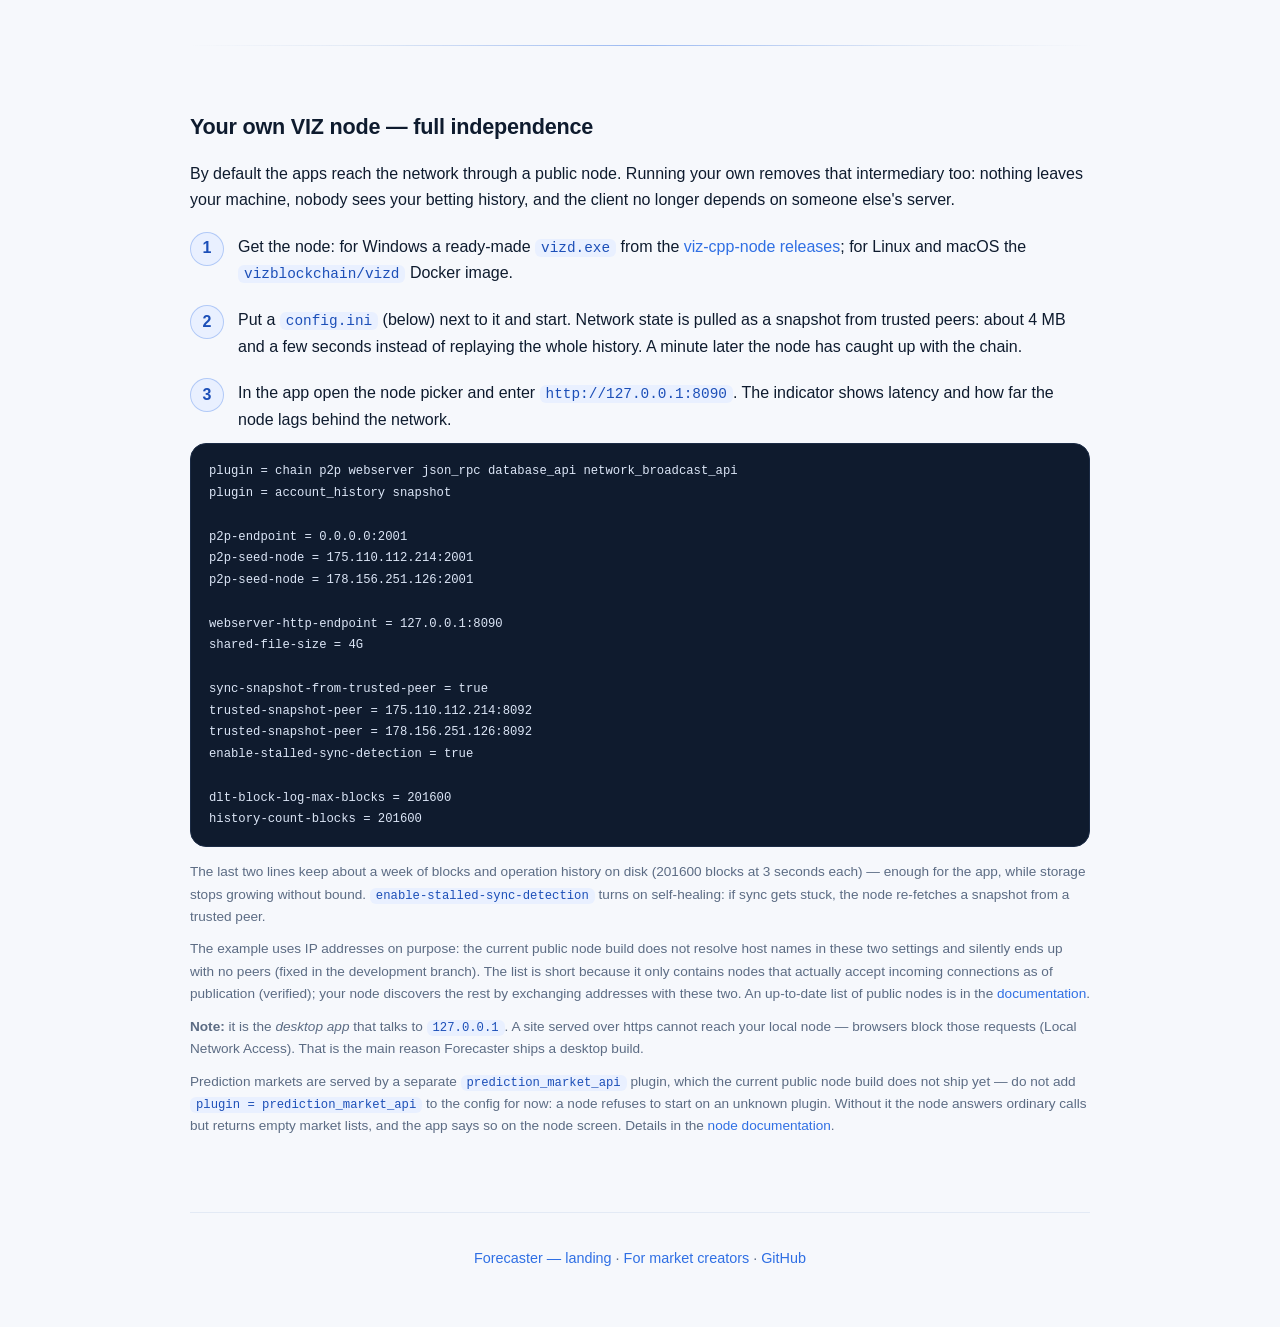
<file: download.html>
<!doctype html>
<html lang="en" data-title-en="Forecaster — download" data-title-zh="Forecaster — 下载">
<head>
<meta charset="utf-8">
<meta name="viewport" content="width=device-width, initial-scale=1">
<title>Forecaster — Download</title>
<meta name="description" content="Download Forecaster and the VIZ wallet: web app (PWA), desktop apps for Windows, macOS and Linux, or run your own VIZ node.">
<meta property="og:title" content="Forecaster — Download">
<meta property="og:description" content="Download Forecaster and the VIZ wallet: web app (PWA), desktop apps for Windows, macOS and Linux, or run your own VIZ node.">
<meta property="og:image" content="https://viz-blockchain.github.io/forecaster-landing/logo.png">
<meta property="og:type" content="website">
<meta property="og:url" content="https://forecaster.win/download.html">
<meta name="twitter:card" content="summary">
<meta name="twitter:title" content="Forecaster — Download">
<meta name="twitter:description" content="Download Forecaster and the VIZ wallet: web app (PWA), desktop apps for Windows, macOS and Linux, or run your own VIZ node.">
<meta name="twitter:image" content="https://viz-blockchain.github.io/forecaster-landing/logo.png">
<link rel="icon" href="logo.png">
<link rel="stylesheet" href="app.css">
<script>try{var l=localStorage.getItem('fw_lang')||'en';if(l!=='ru')document.documentElement.setAttribute('data-lang',l);}catch(e){}</script>
</head>
<body>
<div class="grain" aria-hidden="true"></div>
<div class="lang"><a id="l-ru">RU</a><a id="l-en" class="on">EN</a><a id="l-zh">中文</a></div>
<div class="wrap">

<header>
  <p class="back"><a href="./" data-ru>← Forecaster</a><a href="./" data-en>← Forecaster</a><a href="./" data-zh>← Forecaster</a></p>
  <h1 class="small" data-ru>Скачать</h1>
  <h1 class="small" data-en>Download</h1>
  <h1 class="small" data-zh>下载</h1>
  <p class="tag" data-ru>Forecaster и кошелёк VIZ работают прямо в браузере — устанавливать ничего
    не обязательно. Приложения нужны тем, кому важна работа офлайн, иконка в трее и подключение
    к собственной ноде.</p>
  <p class="tag" data-en>Forecaster and the VIZ wallet run straight in the browser — installing
    anything is optional. The desktop apps are for those who want offline use, a tray icon and a
    connection to their own node.</p>
  <p class="tag" data-zh>Forecaster 和 VIZ 钱包直接在浏览器中运行——无需安装。
    桌面应用适合需要离线使用、托盘图标和连接自有节点的用户。</p>
</header>

<section>
  <h2 data-ru>Forecaster — рынки предсказаний</h2>
  <h2 data-en>Forecaster — prediction markets</h2>
  <h2 data-zh>Forecaster — 预测市场</h2>
  <div class="grid dlgrid" id="dl-forecaster">
    <div class="card">
      <b data-ru>Браузер и телефон</b><b data-en>Browser &amp; phone</b><b data-zh>浏览器与手机</b>
      <p data-ru>PWA: открывается по ссылке, ставится на домашний экран как приложение,
        работает офлайн. Обновляется само.</p>
      <p data-en>PWA: opens from a link, installs to your home screen like an app, works
        offline. Updates itself.</p>
      <p data-zh>PWA：通过链接打开，可像应用一样安装到主屏幕，
        支持离线使用，自动更新。</p>
      <a class="btn main" href="https://viz-blockchain.github.io/Forecaster-client/"
         data-ru>Открыть</a>
      <a class="btn main" href="https://viz-blockchain.github.io/Forecaster-client/"
         data-en>Open</a>
      <a class="btn main" href="https://viz-blockchain.github.io/Forecaster-client/"
         data-zh>打开</a>
    </div>
    <div class="card">
      <b>Windows</b>
      <p data-ru>Установщик .msi, 64-бит.</p>
      <p data-en>An .msi installer, 64-bit.</p>
      <p data-zh>.msi 安装程序，64 位。</p>
      <div class="dl" data-ext="msi"></div>
    </div>
    <div class="card">
      <b>macOS</b>
      <p data-ru>Образ .dmg. Сборка под Apple Silicon (M1 и новее).</p>
      <p data-en>A .dmg image. Built for Apple Silicon (M1 and newer).</p>
      <p data-zh>.dmg 镜像。为 Apple Silicon（M1 及更新机型）构建。</p>
      <div class="dl" data-ext="dmg"></div>
    </div>
    <div class="card">
      <b>Linux</b>
      <p data-ru>Пакет .deb для Debian/Ubuntu или универсальный AppImage.</p>
      <p data-en>A .deb package for Debian/Ubuntu, or a portable AppImage.</p>
      <p data-zh>适用于 Debian/Ubuntu 的 .deb 包，或通用 AppImage。</p>
      <div class="dl" data-ext="deb,AppImage"></div>
    </div>
  </div>
  <p class="note" data-ru>Исходный код и все выпуски —
    <a href="https://github.com/VIZ-Blockchain/Forecaster-client">на GitHub</a>.
    Клиент — один <code>app.js</code> без сборщиков: свою копию можно поднять на любом статическом хостинге.</p>
  <p class="note" data-en>Source code and every release live
    <a href="https://github.com/VIZ-Blockchain/Forecaster-client">on GitHub</a>.
    The client is a single <code>app.js</code> with no bundlers: your own copy runs on any static host.</p>
  <p class="note" data-zh>源代码和所有版本均在
    <a href="https://github.com/VIZ-Blockchain/Forecaster-client">GitHub</a> 上。
    客户端仅一个 <code>app.js</code>，无需构建工具：您可以在任何静态主机上运行自己的副本。</p>
</section>

<section>
  <h2 data-ru>Кошелёк VIZ</h2>
  <h2 data-en>VIZ wallet</h2>
  <h2 data-zh>VIZ 钱包</h2>
  <p class="mut" data-ru>Аккаунты и ключи, переводы, делегирование, голосование за валидаторов,
    DAO-заявки и разделы рынков предсказаний. Ключи хранятся только у вас, при желании — под
    паролем и отпечатком пальца.</p>
  <p class="mut" data-en>Accounts and keys, transfers, delegation, validator voting, DAO requests
    and the prediction-market sections. Keys stay with you only — optionally behind a passphrase
    and a fingerprint.</p>
  <p class="mut" data-zh>账户与密钥、转账、委托、验证人投票、DAO 申请
    及预测市场板块。密钥仅由您保管——可选择密码和指纹保护。</p>
  <div class="grid dlgrid" id="dl-wallet">
    <div class="card">
      <b data-ru>Браузер и телефон</b><b data-en>Browser &amp; phone</b><b data-zh>浏览器与手机</b>
      <p data-ru>Веб-версия на wallet.viz.world.</p>
      <p data-en>The web version at wallet.viz.world.</p>
      <p data-zh>网页版：wallet.viz.world。</p>
      <a class="btn main" href="https://wallet.viz.world/" data-ru>Открыть</a>
      <a class="btn main" href="https://wallet.viz.world/" data-en>Open</a>
      <a class="btn main" href="https://wallet.viz.world/" data-zh>打开</a>
    </div>
    <div class="card">
      <b>Windows</b>
      <p data-ru>Установщик .msi, 64-бит.</p>
      <p data-en>An .msi installer, 64-bit.</p>
      <p data-zh>.msi 安装程序，64 位。</p>
      <div class="dl" data-ext="msi"></div>
    </div>
    <div class="card">
      <b>macOS</b>
      <p data-ru>Образ .dmg. Сборка под Apple Silicon (M1 и новее).</p>
      <p data-en>A .dmg image. Built for Apple Silicon (M1 and newer).</p>
      <p data-zh>.dmg 镜像。为 Apple Silicon（M1 及更新机型）构建。</p>
      <div class="dl" data-ext="dmg"></div>
    </div>
    <div class="card">
      <b>Linux</b>
      <p data-ru>Пакет .deb для Debian/Ubuntu или универсальный AppImage.</p>
      <p data-en>A .deb package for Debian/Ubuntu, or a portable AppImage.</p>
      <p data-zh>适用于 Debian/Ubuntu 的 .deb 包，或通用 AppImage。</p>
      <div class="dl" data-ext="deb,AppImage"></div>
    </div>
  </div>
  <p class="note" data-ru>Исходный код —
    <a href="https://github.com/VIZ-Blockchain/WebVIZWallet">VIZ-Blockchain/WebVIZWallet</a>.</p>
  <p class="note" data-en>Source code —
    <a href="https://github.com/VIZ-Blockchain/WebVIZWallet">VIZ-Blockchain/WebVIZWallet</a>.</p>
  <p class="note" data-zh>源代码 —
    <a href="https://github.com/VIZ-Blockchain/WebVIZWallet">VIZ-Blockchain/WebVIZWallet</a>。</p>
</section>

<section>
  <h2 data-ru>Предупреждения системы при первом запуске</h2>
  <h2 data-en>OS warnings on first launch</h2>
  <h2 data-zh>首次启动时的系统警告</h2>
  <p data-ru>Установщики не подписаны платным сертификатом разработчика — это осознанный выбор:
    сертификат привязывает выпуск софта к юрлицу, которое можно принудить отозвать подпись.
    Поэтому система один раз спросит подтверждение:</p>
  <p data-en>The installers are not signed with a paid developer certificate — a deliberate
    choice: a certificate ties software releases to a legal entity that can be forced to revoke
    it. So the OS will ask for confirmation once:</p>
  <p data-zh>安装程序未使用付费开发者证书签名——这是刻意为之：
    证书将软件发布绑定到可能被强制撤销签名的法律实体。
    因此系统会要求确认一次：</p>
  <ul>
    <li data-ru><b>Windows:</b> SmartScreen покажет «Система Windows защитила ваш компьютер» —
      «Подробнее» → «Выполнить в любом случае».</li>
    <li data-en><b>Windows:</b> SmartScreen shows "Windows protected your PC" —
      "More info" → "Run anyway".</li>
    <li data-zh><b>Windows：</b>SmartScreen 显示"Windows 已保护你的电脑"——
      "更多信息" → "仍要运行"。</li>
    <li data-ru><b>macOS:</b> Gatekeeper скажет, что разработчик не подтверждён — правый клик по
      приложению → «Открыть» → «Открыть».</li>
    <li data-en><b>macOS:</b> Gatekeeper says the developer can't be verified — right-click the
      app → "Open" → "Open".</li>
    <li data-zh><b>macOS：</b>Gatekeeper 提示开发者无法验证——右键点击
      应用 → "打开" → "打开"。</li>
    <li data-ru><b>Linux:</b> AppImage перед запуском сделайте исполняемым:
      <code>chmod +x Forecaster*.AppImage</code>.</li>
    <li data-en><b>Linux:</b> make the AppImage executable before running:
      <code>chmod +x Forecaster*.AppImage</code>.</li>
    <li data-zh><b>Linux：</b>运行前请赋予 AppImage 执行权限：
      <code>chmod +x Forecaster*.AppImage</code>。</li>
  </ul>
  <p class="note" data-ru>Проверить, что скачали именно наш файл, можно по контрольной сумме на
    странице выпуска — приложения собираются публично, на серверах GitHub, из открытого кода.</p>
  <p class="note" data-en>You can verify the file against the checksum on the release page — the
    apps are built publicly on GitHub runners from open source.</p>
  <p class="note" data-zh>您可以通过发布页面上的校验和验证文件——
    应用在 GitHub 服务器上公开构建，源代码开放。</p>
</section>

<section>
  <h2 data-ru>Своя нода VIZ — полная независимость</h2>
  <h2 data-en>Your own VIZ node — full independence</h2>
  <h2 data-zh>自有 VIZ 节点——完全独立</h2>
  <p data-ru>По умолчанию приложения ходят в сеть через публичный узел. Свой узел убирает и этого
    посредника: запросы никуда не уходят, историю ваших ставок никто не видит, а работа клиента
    не зависит от чужого сервера.</p>
  <p data-en>By default the apps reach the network through a public node. Running your own removes
    that intermediary too: nothing leaves your machine, nobody sees your betting history, and the
    client no longer depends on someone else's server.</p>
  <p data-zh>默认情况下，应用通过公共节点访问网络。运行自己的节点可以消除这个中间环节：
    请求不会离开本机，没有人能看到您的投注历史，
    客户端也不再依赖他人的服务器。</p>
  <ol class="steps">
    <li data-ru>Возьмите ноду: для Windows — готовый <code>vizd.exe</code> из
      <a href="https://github.com/VIZ-Blockchain/viz-cpp-node/releases">выпусков viz-cpp-node</a>;
      для Linux и macOS — образ <code>vizblockchain/vizd</code> в Docker.</li>
    <li data-en>Get the node: for Windows a ready-made <code>vizd.exe</code> from the
      <a href="https://github.com/VIZ-Blockchain/viz-cpp-node/releases">viz-cpp-node releases</a>;
      for Linux and macOS the <code>vizblockchain/vizd</code> Docker image.</li>
    <li data-zh>获取节点：Windows 用户可从
      <a href="https://github.com/VIZ-Blockchain/viz-cpp-node/releases">viz-cpp-node 发布页</a>
      下载现成的 <code>vizd.exe</code>；Linux 和 macOS 用户使用 <code>vizblockchain/vizd</code> Docker 镜像。</li>
    <li data-ru>Положите рядом <code>config.ini</code> (ниже) и запустите. Состояние сети
      подтягивается снапшотом с доверенных узлов: это около 4 МБ и несколько секунд вместо
      переигрывания всей истории. Ещё минута — и узел догоняет сеть по блокам.</li>
    <li data-en>Put a <code>config.ini</code> (below) next to it and start. Network state is
      pulled as a snapshot from trusted peers: about 4 MB and a few seconds instead of replaying
      the whole history. A minute later the node has caught up with the chain.</li>
    <li data-zh>将 <code>config.ini</code>（见下方）放在旁边并启动。网络状态通过
      可信节点的快照同步：约 4 MB，几秒钟即可完成，无需重放全部历史。
      一分钟后节点即可追上链。</li>
    <li data-ru>В приложении откройте выбор узла и укажите <code>http://127.0.0.1:8090</code>.
      Индикатор покажет задержку и отставание от сети.</li>
    <li data-en>In the app open the node picker and enter <code>http://127.0.0.1:8090</code>.
      The indicator shows latency and how far the node lags behind the network.</li>
    <li data-zh>在应用中打开节点选择器，输入 <code>http://127.0.0.1:8090</code>。
      指示器会显示延迟和节点落后于网络的程度。</li>
  </ol>
  <pre><code>plugin = chain p2p webserver json_rpc database_api network_broadcast_api
plugin = account_history snapshot

p2p-endpoint = 0.0.0.0:2001
p2p-seed-node = 175.110.112.214:2001
p2p-seed-node = 178.156.251.126:2001

webserver-http-endpoint = 127.0.0.1:8090
shared-file-size = 4G

sync-snapshot-from-trusted-peer = true
trusted-snapshot-peer = 175.110.112.214:8092
trusted-snapshot-peer = 178.156.251.126:8092
enable-stalled-sync-detection = true

dlt-block-log-max-blocks = 201600
history-count-blocks = 201600</code></pre>
  <p class="note" data-ru>Две последние строки держат на диске примерно неделю блоков и истории
    операций (201600 блоков по 3 секунды) — этого хватает приложению, а хранилище не растёт
    бесконечно. <code>enable-stalled-sync-detection</code> включает самолечение: если синхронизация
    встанет, узел сам перекачает снапшот у доверенного соседа.</p>
  <p class="note" data-en>The last two lines keep about a week of blocks and operation history on
    disk (201600 blocks at 3 seconds each) — enough for the app, while storage stops growing without
    bound. <code>enable-stalled-sync-detection</code> turns on self-healing: if sync gets stuck, the
    node re-fetches a snapshot from a trusted peer.</p>
  <p class="note" data-zh>最后两行在磁盘上保留约一周的区块和操作历史
    （201600 个区块，每块 3 秒）——足够应用使用，存储不会无限增长。
    <code>enable-stalled-sync-detection</code> 启用自愈：如果同步卡住，
    节点会从可信节点重新获取快照。</p>
  <p class="note" data-ru>Узлы в примере заданы IP-адресами намеренно: текущая публичная сборка
    ноды не резолвит доменные имена в этих двух настройках и молча остаётся без соседей
    (исправлено в ветке разработки). Список короткий, потому что в нём только узлы, которые
    на момент публикации реально принимают входящие подключения (проверено); остальных соседей
    узел находит сам, обмениваясь адресами с этими двумя. Актуальный список публичных узлов — в
    <a href="https://viz-blockchain.github.io/viz-cpp-node/node/configuration">документации</a>.</p>
  <p class="note" data-en>The example uses IP addresses on purpose: the current public node build
    does not resolve host names in these two settings and silently ends up with no peers (fixed in
    the development branch). The list is short because it only contains nodes that actually accept
    incoming connections as of publication (verified); your node discovers the rest by exchanging
    addresses with these two. An up-to-date list of public nodes is in the
    <a href="https://viz-blockchain.github.io/viz-cpp-node/node/configuration">documentation</a>.</p>
  <p class="note" data-zh>示例中故意使用 IP 地址：当前公开的节点构建
    在这两项设置中不解析域名，会默默失去所有节点（开发分支已修复）。
    列表较短，因为只包含发布时确认实际接受传入连接的节点；
    其余节点通过与这两个节点交换地址自动发现。最新公共节点列表见
    <a href="https://viz-blockchain.github.io/viz-cpp-node/node/configuration">文档</a>。</p>
  <p class="note" data-ru><b>Важно:</b> к узлу на <code>127.0.0.1</code> подключается именно
    <i>приложение</i>. Открытый по https сайт до вашего локального узла не достучится — браузеры
    блокируют такие запросы (Local Network Access). Это и есть главная причина, по которой у
    Forecaster есть десктоп-версия.</p>
  <p class="note" data-en><b>Note:</b> it is the <i>desktop app</i> that talks to
    <code>127.0.0.1</code>. A site served over https cannot reach your local node — browsers block
    those requests (Local Network Access). That is the main reason Forecaster ships a desktop build.</p>
  <p class="note" data-zh><b>注意：</b>连接 <code>127.0.0.1</code> 的是<i>桌面应用</i>。
    通过 https 访问的网站无法到达您的本地节点——浏览器会阻止此类请求
    （本地网络访问限制）。这正是 Forecaster 提供桌面版的主要原因。</p>
  <p class="note" data-ru>Рынки предсказаний отдаёт отдельный плагин
    <code>prediction_market_api</code>, и в текущей публичной сборке ноды его ещё нет — вписывать
    строку <code>plugin = prediction_market_api</code> в конфиг пока НЕ нужно: узел с неизвестным
    плагином просто не запустится. Без него нода отвечает на обычные запросы, но списки рынков
    будут пустыми, и приложение честно предупредит об этом на экране выбора узла. Подробности —
    <a href="https://viz-blockchain.github.io/viz-cpp-node/node/getting-started">документация ноды</a>.</p>
  <p class="note" data-en>Prediction markets are served by a separate
    <code>prediction_market_api</code> plugin, which the current public node build does not ship
    yet — do not add <code>plugin = prediction_market_api</code> to the config for now: a node
    refuses to start on an unknown plugin. Without it the node answers ordinary calls but returns
    empty market lists, and the app says so on the node screen. Details in the
    <a href="https://viz-blockchain.github.io/viz-cpp-node/node/getting-started">node documentation</a>.</p>
  <p class="note" data-zh>预测市场由单独的 <code>prediction_market_api</code> 插件提供，
    当前公开的节点构建尚未包含该插件——目前请勿在配置中添加
    <code>plugin = prediction_market_api</code>：节点遇到未知插件会拒绝启动。
    没有该插件，节点可以响应普通请求，但市场列表将为空，
    应用会在节点选择界面如实提示。详见
    <a href="https://viz-blockchain.github.io/viz-cpp-node/node/getting-started">节点文档</a>。</p>
</section>

<footer>
  <p>
    <a href="./" data-ru>Forecaster — лендинг</a><a href="./" data-en>Forecaster — landing</a><a href="./" data-zh>Forecaster — 首页</a> ·
    <a href="creators.html" data-ru>Создателям рынков</a><a href="creators.html" data-en>For market creators</a><a href="creators.html" data-zh>市场创建者</a> ·
    <a href="https://github.com/VIZ-Blockchain/Forecaster-client">GitHub</a>
  </p>
</footer>

</div>
<script src="app.js" defer></script>
</body>
</html>
</file>
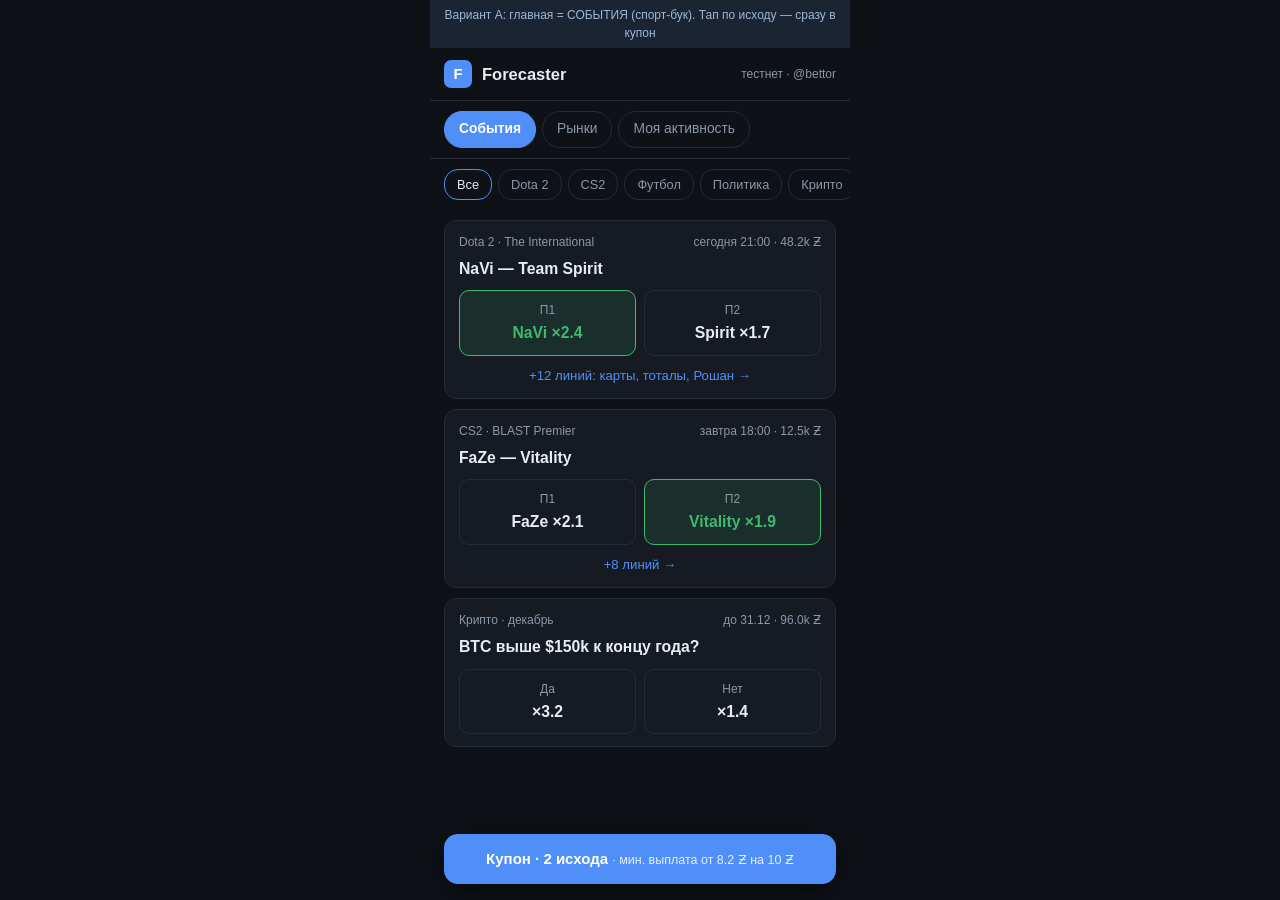
<file: mockups/home-a.html>
<!doctype html>
<html lang="ru">
<head>
<meta charset="utf-8"><meta name="viewport" content="width=device-width,initial-scale=1">
<title>Вариант A — событийная главная</title>
<style>
:root{--bg:#0e1116;--card:#161b23;--line:#232b36;--txt:#e8edf4;--mut:#8b98a9;--acc:#4f8ff7;--ok:#3fb96f}
*{box-sizing:border-box;margin:0;padding:0}
body{background:var(--bg);color:var(--txt);font:15px/1.5 -apple-system,BlinkMacSystemFont,"Segoe UI",Roboto,sans-serif;max-width:420px;margin:0 auto;padding-bottom:90px}
.var{background:#1b2432;color:#9fb6d8;font-size:.8em;padding:6px 14px;text-align:center}
header{display:flex;align-items:center;gap:10px;padding:12px 14px;border-bottom:1px solid var(--line)}
header .logo{width:28px;height:28px;border-radius:7px;background:var(--acc);display:flex;align-items:center;justify-content:center;font-weight:800;color:#fff}
header b{font-size:1.1em}
header .net{margin-left:auto;color:var(--mut);font-size:.8em}
.tabs{display:flex;gap:6px;padding:10px 14px;border-bottom:1px solid var(--line)}
.tab{padding:7px 14px;border-radius:18px;border:1px solid var(--line);color:var(--mut);font-size:.92em}
.tab.on{background:var(--acc);border-color:var(--acc);color:#fff;font-weight:600}
.chips{display:flex;gap:6px;padding:10px 14px;overflow-x:auto;white-space:nowrap}
.chip{padding:5px 12px;border-radius:14px;border:1px solid var(--line);color:var(--mut);font-size:.85em}
.chip.on{color:var(--txt);border-color:var(--acc)}
.card{background:var(--card);border:1px solid var(--line);border-radius:12px;margin:10px 14px;padding:12px 14px}
.meta{color:var(--mut);font-size:.8em;display:flex;justify-content:space-between}
.meta .vol{color:var(--mut)}
.ttl{font-weight:700;margin:6px 0 10px;font-size:1.05em}
.outs{display:flex;gap:8px}
.out{flex:1;text-align:center;padding:10px 6px;border:1px solid var(--line);border-radius:10px}
.out small{display:block;color:var(--mut);font-size:.8em;margin-bottom:2px}
.out b{font-size:1.05em}
.out.sel{border-color:var(--ok);background:rgba(63,185,111,.12)}
.out.sel b{color:var(--ok)}
.more{display:block;text-align:center;color:var(--acc);font-size:.88em;margin-top:10px}
.fab{position:fixed;bottom:16px;left:50%;transform:translateX(-50%);width:calc(100% - 28px);max-width:392px;
  background:var(--acc);color:#fff;border-radius:14px;padding:14px;text-align:center;font-weight:700;
  box-shadow:0 6px 24px rgba(0,0,0,.5)}
.fab small{font-weight:400;opacity:.85}
</style>
</head>
<body>
<div class="var">Вариант A: главная = СОБЫТИЯ (спорт-бук). Тап по исходу — сразу в купон</div>
<header><div class="logo">F</div><b>Forecaster</b><span class="net">тестнет · @bettor</span></header>
<div class="tabs"><span class="tab on">События</span><span class="tab">Рынки</span><span class="tab">Моя активность</span></div>
<div class="chips"><span class="chip on">Все</span><span class="chip">Dota 2</span><span class="chip">CS2</span><span class="chip">Футбол</span><span class="chip">Политика</span><span class="chip">Крипто</span></div>

<div class="card">
  <div class="meta"><span>Dota 2 · The International</span><span>сегодня 21:00 · 48.2k Ƶ</span></div>
  <div class="ttl">NaVi — Team Spirit</div>
  <div class="outs">
    <div class="out sel"><small>П1</small><b>NaVi ×2.4</b></div>
    <div class="out"><small>П2</small><b>Spirit ×1.7</b></div>
  </div>
  <span class="more">+12 линий: карты, тоталы, Рошан →</span>
</div>

<div class="card">
  <div class="meta"><span>CS2 · BLAST Premier</span><span>завтра 18:00 · 12.5k Ƶ</span></div>
  <div class="ttl">FaZe — Vitality</div>
  <div class="outs">
    <div class="out"><small>П1</small><b>FaZe ×2.1</b></div>
    <div class="out sel"><small>П2</small><b>Vitality ×1.9</b></div>
  </div>
  <span class="more">+8 линий →</span>
</div>

<div class="card">
  <div class="meta"><span>Крипто · декабрь</span><span>до 31.12 · 96.0k Ƶ</span></div>
  <div class="ttl">BTC выше $150k к концу года?</div>
  <div class="outs">
    <div class="out"><small>Да</small><b>×3.2</b></div>
    <div class="out"><small>Нет</small><b>×1.4</b></div>
  </div>
</div>

<div class="fab">Купон · 2 исхода <small>· мин. выплата от 8.2 Ƶ на 10 Ƶ</small></div>
</body>
</html>
</file>
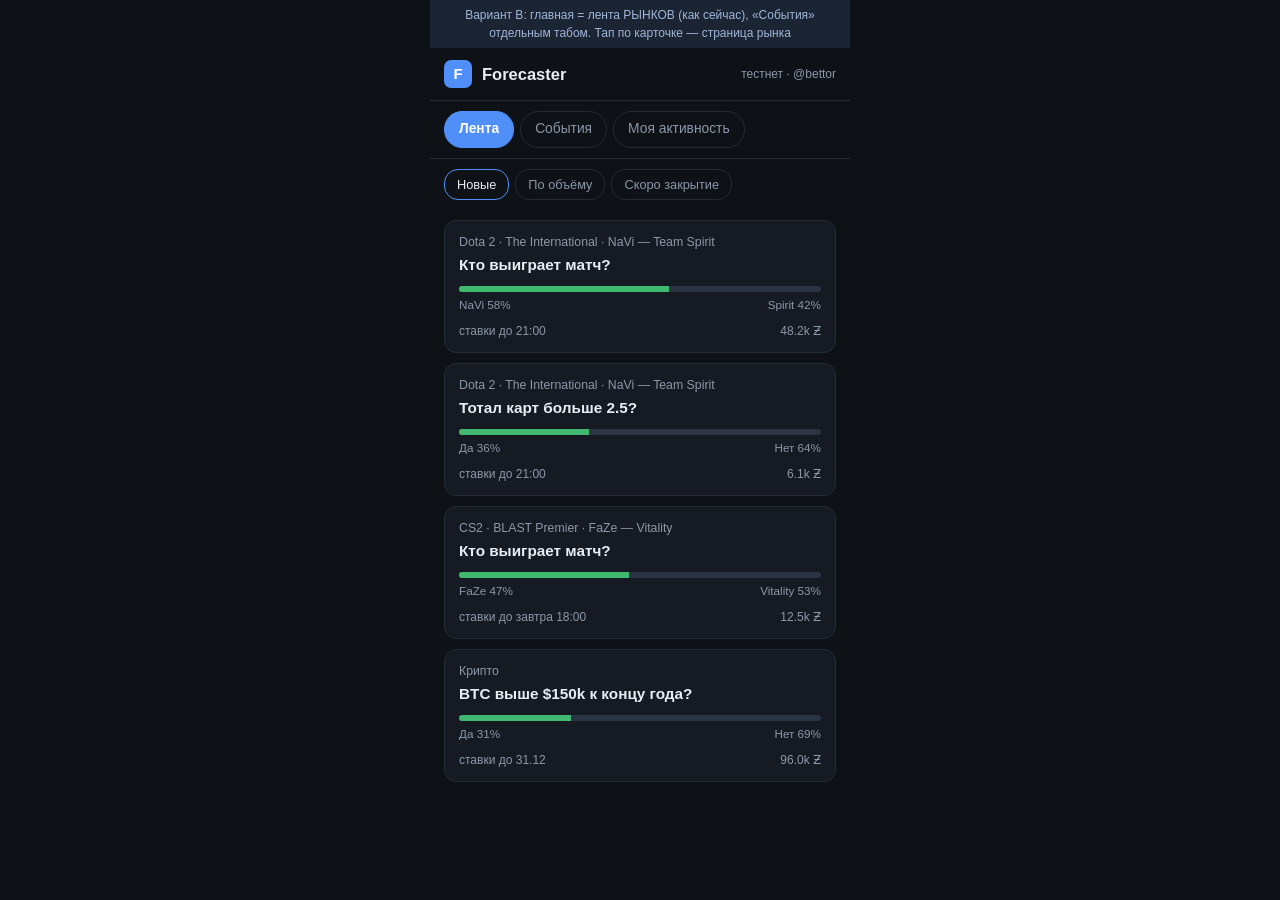
<file: mockups/home-b.html>
<!doctype html>
<html lang="ru">
<head>
<meta charset="utf-8"><meta name="viewport" content="width=device-width,initial-scale=1">
<title>Вариант B — лента рынков + таб «События»</title>
<style>
:root{--bg:#0e1116;--card:#161b23;--line:#232b36;--txt:#e8edf4;--mut:#8b98a9;--acc:#4f8ff7;--ok:#3fb96f}
*{box-sizing:border-box;margin:0;padding:0}
body{background:var(--bg);color:var(--txt);font:15px/1.5 -apple-system,BlinkMacSystemFont,"Segoe UI",Roboto,sans-serif;max-width:420px;margin:0 auto;padding-bottom:20px}
.var{background:#1b2432;color:#9fb6d8;font-size:.8em;padding:6px 14px;text-align:center}
header{display:flex;align-items:center;gap:10px;padding:12px 14px;border-bottom:1px solid var(--line)}
header .logo{width:28px;height:28px;border-radius:7px;background:var(--acc);display:flex;align-items:center;justify-content:center;font-weight:800;color:#fff}
header b{font-size:1.1em}
header .net{margin-left:auto;color:var(--mut);font-size:.8em}
.tabs{display:flex;gap:6px;padding:10px 14px;border-bottom:1px solid var(--line)}
.tab{padding:7px 14px;border-radius:18px;border:1px solid var(--line);color:var(--mut);font-size:.92em}
.tab.on{background:var(--acc);border-color:var(--acc);color:#fff;font-weight:600}
.sorts{display:flex;gap:6px;padding:10px 14px}
.chip{padding:5px 12px;border-radius:14px;border:1px solid var(--line);color:var(--mut);font-size:.85em}
.chip.on{color:var(--txt);border-color:var(--acc)}
.card{background:var(--card);border:1px solid var(--line);border-radius:12px;margin:10px 14px;padding:12px 14px}
.ev{color:var(--mut);font-size:.82em;margin-bottom:3px}
.ttl{font-weight:700;font-size:1.02em}
.meta{display:flex;justify-content:space-between;color:var(--mut);font-size:.8em;margin-top:8px}
.bar{height:6px;border-radius:3px;background:#2a3442;margin-top:9px;position:relative;overflow:hidden}
.bar i{position:absolute;left:0;top:0;bottom:0;background:var(--ok);width:58%}
.pct{display:flex;justify-content:space-between;color:var(--mut);font-size:.78em;margin-top:4px}
</style>
</head>
<body>
<div class="var">Вариант B: главная = лента РЫНКОВ (как сейчас), «События» отдельным табом. Тап по карточке — страница рынка</div>
<header><div class="logo">F</div><b>Forecaster</b><span class="net">тестнет · @bettor</span></header>
<div class="tabs"><span class="tab on">Лента</span><span class="tab">События</span><span class="tab">Моя активность</span></div>
<div class="sorts"><span class="chip on">Новые</span><span class="chip">По объёму</span><span class="chip">Скоро закрытие</span></div>

<div class="card">
  <div class="ev">Dota 2 · The International · NaVi — Team Spirit</div>
  <div class="ttl">Кто выиграет матч?</div>
  <div class="bar"><i></i></div>
  <div class="pct"><span>NaVi 58%</span><span>Spirit 42%</span></div>
  <div class="meta"><span>ставки до 21:00</span><span>48.2k Ƶ</span></div>
</div>

<div class="card">
  <div class="ev">Dota 2 · The International · NaVi — Team Spirit</div>
  <div class="ttl">Тотал карт больше 2.5?</div>
  <div class="bar"><i style="width:36%"></i></div>
  <div class="pct"><span>Да 36%</span><span>Нет 64%</span></div>
  <div class="meta"><span>ставки до 21:00</span><span>6.1k Ƶ</span></div>
</div>

<div class="card">
  <div class="ev">CS2 · BLAST Premier · FaZe — Vitality</div>
  <div class="ttl">Кто выиграет матч?</div>
  <div class="bar"><i style="width:47%"></i></div>
  <div class="pct"><span>FaZe 47%</span><span>Vitality 53%</span></div>
  <div class="meta"><span>ставки до завтра 18:00</span><span>12.5k Ƶ</span></div>
</div>

<div class="card">
  <div class="ev">Крипто</div>
  <div class="ttl">BTC выше $150k к концу года?</div>
  <div class="bar"><i style="width:31%"></i></div>
  <div class="pct"><span>Да 31%</span><span>Нет 69%</span></div>
  <div class="meta"><span>ставки до 31.12</span><span>96.0k Ƶ</span></div>
</div>
</body>
</html>
</file>
<file: app.css>
/* Лендинг Forecaster — общий стиль трёх страниц.
   Светлая тема, единственный акцент — синий из логотипа. Никаких сборщиков и зависимостей:
   всё, что двигается, сделано на CSS-переменных и десятке строк JS в app.js. */

:root{
  --bg:#f6f8fc;
  --bg-soft:#eef3fc;
  --card:#fff;
  --line:#e3eaf5;
  --line-strong:#cfdaec;
  --txt:#0e1b2e;
  --mut:#5c6c84;
  --acc:#2f6fe4;
  --acc2:#1c4fb8;
  --acc-soft:#e9f0ff;
  --ok:#1e9e5a;
  /* Тени тонированы в синий, а не чёрные: на светлом фоне чёрная тень выглядит грязной.
     Большой отрицательный spread даёт «приподнятость», а не ореол вокруг блока. */
  --glass-hi:rgba(255,255,255,.9);
  --glass-lo:rgba(24,32,52,.06);
  --shadow:inset 0 1px 0 var(--glass-hi), inset 0 -1px 0 var(--glass-lo),
           0 18px 40px -24px rgba(22,50,94,.35);
  --shadow-lift:inset 0 1px 0 var(--glass-hi), inset 0 -1px 0 var(--glass-lo),
           0 30px 60px -28px rgba(22,50,94,.45);
  --radius:16px;
}

*{box-sizing:border-box;margin:0;padding:0}

body{
  background:var(--bg);
  color:var(--txt);
  font:16px/1.65 -apple-system,BlinkMacSystemFont,"Segoe UI",Roboto,sans-serif;
  -webkit-font-smoothing:antialiased;
  position:relative;
  overflow-x:hidden;
}

/* Мягкие световые пятна вместо плоской заливки. Фиксированы за контентом, кликов не ловят. */
body::before{
  content:"";position:fixed;inset:0;z-index:-2;pointer-events:none;
  background:
    radial-gradient(680px 420px at 12% -6%, rgba(47,111,228,.16), transparent 70%),
    radial-gradient(560px 380px at 92% 4%, rgba(47,111,228,.10), transparent 72%),
    radial-gradient(720px 520px at 50% 108%, rgba(47,111,228,.09), transparent 70%);
}
/* Тонкая сетка — только сверху, уходит в прозрачность, чтобы не рябило под текстом. */
body::after{
  content:"";position:fixed;inset:0;z-index:-1;pointer-events:none;opacity:.5;
  background-image:linear-gradient(rgba(47,111,228,.07) 1px, transparent 1px),
                   linear-gradient(90deg, rgba(47,111,228,.07) 1px, transparent 1px);
  background-size:44px 44px;
  -webkit-mask-image:linear-gradient(#000, transparent 62%);
          mask-image:linear-gradient(#000, transparent 62%);
}

/* Зерно: инлайновый SVG-шум, без единого запроса. На светлом фоне режим multiply,
   иначе шум просто не виден. stitchTiles убирает швы на стыках тайлов. */
body > .grain{position:fixed;inset:0;z-index:-1;pointer-events:none;
  opacity:.028;mix-blend-mode:multiply;
  background-image:url("data:image/svg+xml,%3Csvg xmlns='http://www.w3.org/2000/svg' width='180' height='180'%3E%3Cfilter id='n'%3E%3CfeTurbulence type='fractalNoise' baseFrequency='0.8' numOctaves='3' stitchTiles='stitch'/%3E%3C/filter%3E%3Crect width='100%25' height='100%25' filter='url(%23n)'/%3E%3C/svg%3E");
  background-size:180px 180px}

a{color:var(--acc);text-decoration:none}
a:hover{text-decoration:underline}

.wrap{max-width:940px;margin:0 auto;padding:0 20px}

header{padding:56px 0 34px}
header.center{text-align:center;padding:72px 0 44px}
header img{width:88px;height:88px;border-radius:22px;box-shadow:var(--shadow)}
h1{font-size:2.1em;line-height:1.2;margin:16px 0 10px;letter-spacing:-.02em}
h1.small{font-size:1.75em}
.tag{color:var(--mut);font-size:1.1em}
header.center .tag{max-width:580px;margin:0 auto}
.back{color:var(--mut);font-size:.9em}

/* Заголовок секции с маленькой синей «шапочкой» — ритм без лишних линий. */
section{padding:clamp(34px,5vw,64px) 0;position:relative;border-top:0}
section::before{content:"";position:absolute;left:0;right:0;top:0;height:1px;pointer-events:none;
  background:linear-gradient(90deg,transparent,var(--line) 18%,rgba(47,111,228,.45) 50%,
             var(--line) 82%,transparent)}
h2{font-size:1.35em;margin-bottom:16px;letter-spacing:-.01em}
.eyebrow{display:inline-block;font-size:.75em;font-weight:700;letter-spacing:.08em;
  text-transform:uppercase;color:var(--acc);background:var(--acc-soft);
  border-radius:999px;padding:4px 12px;margin-bottom:10px}

p{margin-bottom:10px}
p.mut,li span{color:var(--mut)}
.note{color:var(--mut);font-size:.85em}
ul{margin:0 0 10px 22px}
li{margin-bottom:6px}

.cta{margin:30px 0 8px;display:flex;gap:12px;justify-content:center;flex-wrap:wrap}
.btn{display:inline-block;padding:13px 26px;border-radius:12px;font-weight:600;
  border:1px solid var(--line-strong);background:var(--card);color:var(--txt);
  transition:transform .16s ease, box-shadow .16s ease, border-color .16s ease, background .16s ease}
.btn:hover{text-decoration:none;transform:translateY(-1px);box-shadow:var(--shadow)}
.btn:active{transform:translateY(0)}
.btn.main{background:linear-gradient(180deg, var(--acc), var(--acc2));color:#fff;border-color:transparent;
  box-shadow:0 1px 2px rgba(28,79,184,.3), 0 12px 24px -14px rgba(28,79,184,.9)}
.btn.main:hover{box-shadow:0 2px 6px rgba(28,79,184,.32), 0 18px 30px -16px rgba(28,79,184,.95)}
/* Блик пробегает по кнопке за треть цикла, остальное время — пауза: редкая искра,
   а не назойливое мелькание. */
.btn.main{position:relative;overflow:hidden;isolation:isolate}
.cta .btn.main::after{content:"";position:absolute;inset:0;pointer-events:none;
  background-repeat:no-repeat;background-size:250% 100%;
  background-image:linear-gradient(100deg,transparent 38%,rgba(255,255,255,.28) 44%,
    rgba(255,255,255,.75) 48.5%,rgba(255,255,255,.28) 53%,transparent 59%);
  animation:sheen 5.2s cubic-bezier(.4,0,.2,1) infinite}
@keyframes sheen{0%{background-position:180% 0}35%,100%{background-position:-60% 0}}
.btn.ghost{color:var(--txt)}
.btn.ghost:hover{border-color:var(--acc)}
.btn:focus-visible{outline:2px solid var(--acc);outline-offset:2px}

.grid{display:grid;grid-template-columns:repeat(auto-fit,minmax(240px,1fr));gap:16px;
  margin-bottom:1em}
.grid.dlgrid{grid-template-columns:repeat(auto-fit,minmax(186px,1fr))}
/* Подпись сразу под сеткой карточек (напр. «Текущий выпуск: …», её вставляет app.js) и под
   таблицей сравнения — по центру: прижатая к левому краю она читается как продолжение
   последней карточки / последней строки. */
.grid + .note,.tbl + .note{text-align:center}

/* Карточка: подсветка идёт за курсором. Координаты кладёт app.js в --mx/--my,
   сама подсветка — отдельный слой, чтобы не перерисовывать фон карточки. */
.card{position:relative;background:var(--card);border:1px solid var(--line);
  border-radius:var(--radius);padding:20px;box-shadow:var(--shadow);
  display:flex;flex-direction:column;isolation:isolate;
  transition:transform .3s ease, box-shadow .3s ease, border-color .3s ease}
.card::before{
  content:"";position:absolute;inset:0;border-radius:inherit;z-index:-1;
  background:radial-gradient(240px circle at var(--mx,50%) var(--my,0%), rgba(47,111,228,.14), transparent 70%);
  opacity:0;transition:opacity .3s ease;pointer-events:none;
}
.card::after{content:"";position:absolute;left:14px;right:14px;top:0;height:1px;pointer-events:none;
  background:linear-gradient(90deg,transparent,rgba(47,111,228,.35),transparent);
  opacity:0;transition:opacity .3s ease}
.card:hover{transform:translateY(-2px);box-shadow:var(--shadow-lift);border-color:var(--line-strong)}
.card:hover::after{opacity:1}
.card:hover::before{opacity:1}
.card b{display:block;margin-bottom:6px}
.card p{color:var(--mut);font-size:.95em;margin-bottom:12px}
.card p:last-of-type{margin-bottom:14px}
.card>a.btn{margin-top:auto;text-align:center}
/* Списки ссылок в карточках раздела «Почитать»: маркер — тонкая точка акцентом, чтобы
   ряд ссылок читался как список, а не как сплошной текст. */
ul.links{list-style:none;margin:0;font-size:.95em}
ul.links li{position:relative;padding:4px 0 4px 16px}
ul.links li::before{content:"";position:absolute;left:2px;top:13px;width:5px;height:5px;
  border-radius:50%;background:var(--acc);opacity:.55}
ul.links a{color:var(--acc2)}

pre{background:#0f1b2e;color:#dce6f7;border:1px solid #1b2b45;border-radius:var(--radius);
  padding:16px 18px;overflow-x:auto;font-size:.85em;line-height:1.6;margin-bottom:14px}
code{background:var(--acc-soft);color:var(--acc2);border-radius:6px;padding:1px 6px;font-size:.9em}
pre code{background:none;color:inherit;padding:0}

ol.steps{list-style:none;counter-reset:s;margin:0}
ol.steps li{counter-increment:s;padding:10px 0 10px 48px;position:relative;margin:0}
ol.steps li::before{content:counter(s);position:absolute;left:0;top:8px;width:32px;height:32px;
  border-radius:50%;background:var(--acc-soft);border:1px solid rgba(47,111,228,.3);color:var(--acc2);
  display:flex;align-items:center;justify-content:center;font-weight:700}

/* Отступ после таблицы такой же, как после сетки карточек (1em) — подпись под ней не должна
   липнуть к следующей секции. */
.tbl{overflow-x:auto;margin-bottom:1em}
table{border-collapse:collapse;width:100%;font-size:.95em}
th,td{border:1px solid var(--line);padding:9px 12px;text-align:left}
th{background:var(--bg-soft);font-weight:600}
/* Таблица сравнения. Считаем позиции по ВСЕМ ячейкам, а не по видимым: у каждой логической
   колонки две ячейки (data-ru + data-en), одна из них всегда display:none, но nth-child
   их всё равно нумерует. Отсюда: 1-2 — вопрос, 3-4 — Forecaster, 5-6 — Polymarket, 7-8 — Kalshi. */
/* Колонки одинаковой ширины (решение владельца): при авто-раскладке колонка Forecaster
   растягивалась под самый длинный текст и таблица выглядела перекошенной. table-layout:fixed
   берёт ширины из ПЕРВОЙ строки — там ровно 4 языконезависимых th, а скрытые языковые ячейки
   строк (display:none) в раскладке не участвуют, поэтому 25% на th дают 4 равные колонки.
   min-width оставляет таблице горизонтальный скролл на узких экранах вместо сплющивания. */
.cmp{table-layout:fixed;min-width:560px}
.cmp th{width:25%}
.cmp td:nth-child(1),.cmp td:nth-child(2){font-weight:600;color:var(--txt)}
/* Forecaster — белым, чтобы наша колонка выделялась на общем голубоватом фоне страницы. */
.cmp th:nth-child(2),.cmp td:nth-child(3),.cmp td:nth-child(4){background:var(--card)}

footer{padding:34px 0 48px;border-top:1px solid var(--line);color:var(--mut);
  font-size:.9em;text-align:center}

.lang{position:absolute;top:16px;right:20px;z-index:2}
.lang a{color:var(--mut);margin-left:12px;cursor:pointer}
.lang a.on{color:var(--txt);font-weight:600}

/* Ссылки на установщики: имя файла + размер, кнопки прижаты к низу карточки. */
.dl{margin-top:auto}
.dl a{display:block;margin-bottom:8px;padding-left:14px;padding-right:14px;
  text-align:center;overflow-wrap:anywhere}
.dl a:last-child{margin-bottom:0}
.dl .sz{color:var(--mut);font-weight:400;font-size:.85em}
.dl .btn.main .sz{color:rgba(255,255,255,.8)}

/* Появление секций при прокрутке. Без JS класс не навешивается — контент виден и так. */
.reveal{opacity:0;transform:translateY(22px);
  transition:opacity .6s cubic-bezier(.16,1,.3,1), transform .6s cubic-bezier(.16,1,.3,1);
  transition-delay:var(--d,0ms)}
.reveal.in{opacity:1;transform:none}
/* app.js вешает .reveal и на .card, а `transition` — единое свойство: этот список ЗАТИРАЛ
   ховер-переходы карточки целиком, box-shadow в нём отсутствовал — поэтому тень на ховере
   менялась мгновенно (замечание владельца 19.08). Возвращаем её и рамку, тайминги появления
   не трогаем. */
.card.reveal{transition:opacity .6s cubic-bezier(.16,1,.3,1), transform .6s cubic-bezier(.16,1,.3,1),
  box-shadow .3s ease, border-color .3s ease}
@media (prefers-reduced-motion:reduce){
  .reveal{opacity:1;transform:none;transition:none}
  .btn,.card{transition:none}
  .card::before,.card::after{display:none}
  .cta .btn.main::after{animation:none;opacity:0}
}

[data-lang="ru"] [data-en],[data-lang="ru"] [data-zh],
[data-lang="en"] [data-ru],[data-lang="en"] [data-zh],
[data-lang="zh"] [data-ru],[data-lang="zh"] [data-en]{display:none}

[data-lang="en"] [data-en],[data-lang="zh"] [data-zh]{display:block}
[data-lang="en"] span[data-en],[data-lang="en"] a[data-en],
[data-lang="en"] b[data-en],[data-lang="en"] code[data-en],
[data-lang="zh"] span[data-zh],[data-lang="zh"] a[data-zh],
[data-lang="zh"] b[data-zh],[data-lang="zh"] code[data-zh]{display:inline}
[data-lang="en"] a.btn[data-en],[data-lang="zh"] a.btn[data-zh]{display:inline-block}
[data-lang="en"] td[data-en],[data-lang="en"] th[data-en],
[data-lang="zh"] td[data-zh],[data-lang="zh"] th[data-zh]{display:table-cell}
[data-lang="en"] li[data-en],[data-lang="zh"] li[data-zh]{display:list-item}
</file>
